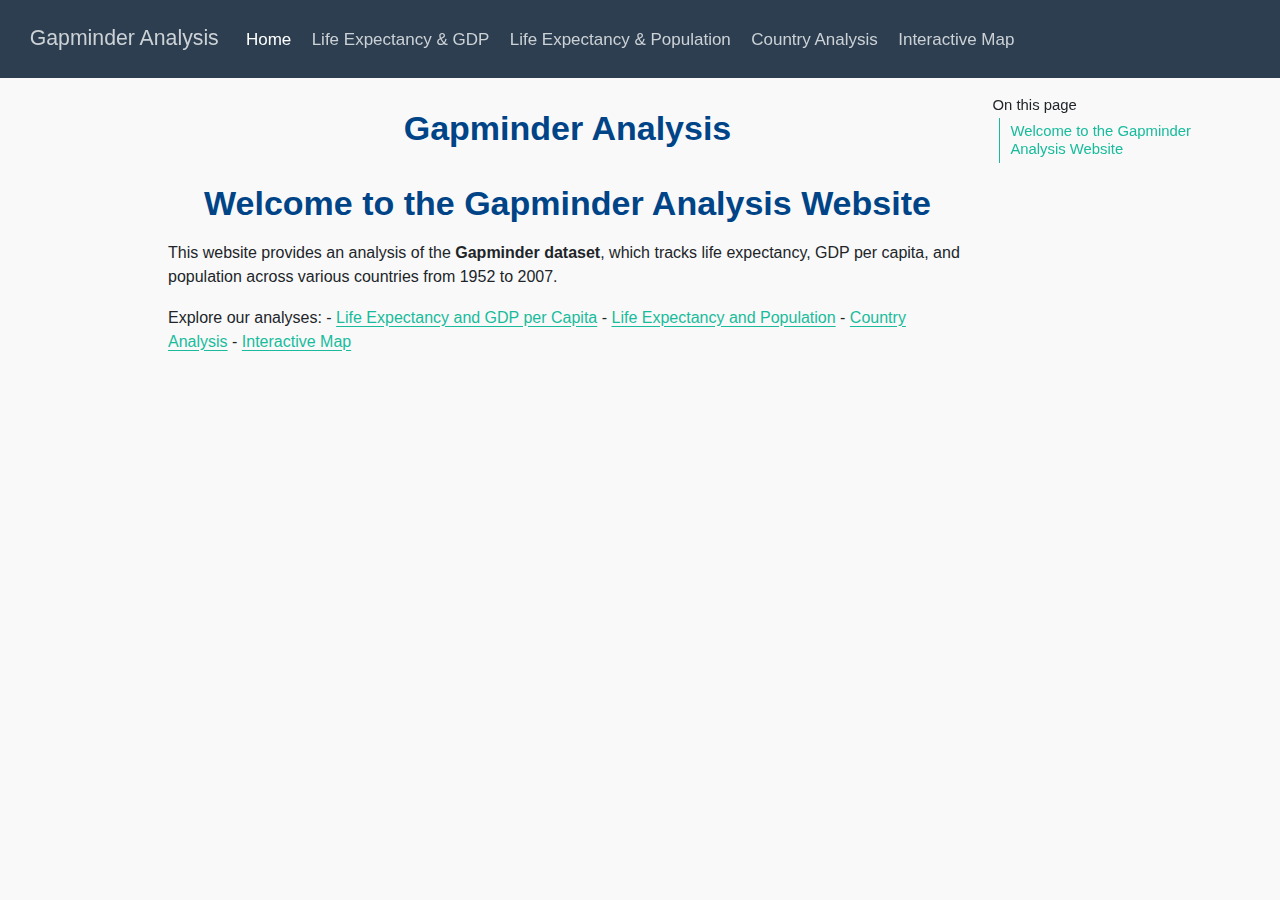
<file: docs/index.html>
<!DOCTYPE html>
<html xmlns="http://www.w3.org/1999/xhtml" lang="en" xml:lang="en"><head>

<meta charset="utf-8">
<meta name="generator" content="quarto-1.6.42">

<meta name="viewport" content="width=device-width, initial-scale=1.0, user-scalable=yes">


<title>Gapminder Analysis</title>
<style>
code{white-space: pre-wrap;}
span.smallcaps{font-variant: small-caps;}
div.columns{display: flex; gap: min(4vw, 1.5em);}
div.column{flex: auto; overflow-x: auto;}
div.hanging-indent{margin-left: 1.5em; text-indent: -1.5em;}
ul.task-list{list-style: none;}
ul.task-list li input[type="checkbox"] {
  width: 0.8em;
  margin: 0 0.8em 0.2em -1em; /* quarto-specific, see https://github.com/quarto-dev/quarto-cli/issues/4556 */ 
  vertical-align: middle;
}
</style>


<script src="site_libs/quarto-nav/quarto-nav.js"></script>
<script src="site_libs/quarto-nav/headroom.min.js"></script>
<script src="site_libs/clipboard/clipboard.min.js"></script>
<script src="site_libs/quarto-html/quarto.js"></script>
<script src="site_libs/quarto-html/popper.min.js"></script>
<script src="site_libs/quarto-html/tippy.umd.min.js"></script>
<script src="site_libs/quarto-html/anchor.min.js"></script>
<link href="site_libs/quarto-html/tippy.css" rel="stylesheet">
<link href="site_libs/quarto-html/quarto-syntax-highlighting-2f5df379a58b258e96c21c0638c20c03.css" rel="stylesheet" id="quarto-text-highlighting-styles">
<script src="site_libs/bootstrap/bootstrap.min.js"></script>
<link href="site_libs/bootstrap/bootstrap-icons.css" rel="stylesheet">
<link href="site_libs/bootstrap/bootstrap-d1b12f2568ecbe55642fee6aa00bd082.min.css" rel="stylesheet" append-hash="true" id="quarto-bootstrap" data-mode="light">
<script id="quarto-search-options" type="application/json">{
  "language": {
    "search-no-results-text": "No results",
    "search-matching-documents-text": "matching documents",
    "search-copy-link-title": "Copy link to search",
    "search-hide-matches-text": "Hide additional matches",
    "search-more-match-text": "more match in this document",
    "search-more-matches-text": "more matches in this document",
    "search-clear-button-title": "Clear",
    "search-text-placeholder": "",
    "search-detached-cancel-button-title": "Cancel",
    "search-submit-button-title": "Submit",
    "search-label": "Search"
  }
}</script>


<link rel="stylesheet" href="styles.css">
</head>

<body class="nav-fixed">

<div id="quarto-search-results"></div>
  <header id="quarto-header" class="headroom fixed-top">
    <nav class="navbar navbar-expand-lg " data-bs-theme="dark">
      <div class="navbar-container container-fluid">
      <div class="navbar-brand-container mx-auto">
    <a class="navbar-brand" href="./index.html">
    <span class="navbar-title">Gapminder Analysis</span>
    </a>
  </div>
          <button class="navbar-toggler" type="button" data-bs-toggle="collapse" data-bs-target="#navbarCollapse" aria-controls="navbarCollapse" role="menu" aria-expanded="false" aria-label="Toggle navigation" onclick="if (window.quartoToggleHeadroom) { window.quartoToggleHeadroom(); }">
  <span class="navbar-toggler-icon"></span>
</button>
          <div class="collapse navbar-collapse" id="navbarCollapse">
            <ul class="navbar-nav navbar-nav-scroll me-auto">
  <li class="nav-item">
    <a class="nav-link active" href="./index.html" aria-current="page"> 
<span class="menu-text">Home</span></a>
  </li>  
  <li class="nav-item">
    <a class="nav-link" href="./life-gdp.html"> 
<span class="menu-text">Life Expectancy &amp; GDP</span></a>
  </li>  
  <li class="nav-item">
    <a class="nav-link" href="./life-population.html"> 
<span class="menu-text">Life Expectancy &amp; Population</span></a>
  </li>  
  <li class="nav-item">
    <a class="nav-link" href="./country.html"> 
<span class="menu-text">Country Analysis</span></a>
  </li>  
  <li class="nav-item">
    <a class="nav-link" href="./interactive-map.html"> 
<span class="menu-text">Interactive Map</span></a>
  </li>  
</ul>
          </div> <!-- /navcollapse -->
            <div class="quarto-navbar-tools">
</div>
      </div> <!-- /container-fluid -->
    </nav>
</header>
<!-- content -->
<div id="quarto-content" class="quarto-container page-columns page-rows-contents page-layout-article page-navbar">
<!-- sidebar -->
<!-- margin-sidebar -->
    <div id="quarto-margin-sidebar" class="sidebar margin-sidebar">
        <nav id="TOC" role="doc-toc" class="toc-active">
    <h2 id="toc-title">On this page</h2>
   
  <ul>
  <li><a href="#welcome-to-the-gapminder-analysis-website" id="toc-welcome-to-the-gapminder-analysis-website" class="nav-link active" data-scroll-target="#welcome-to-the-gapminder-analysis-website">Welcome to the Gapminder Analysis Website</a></li>
  </ul>
</nav>
    </div>
<!-- main -->
<main class="content" id="quarto-document-content">

<header id="title-block-header" class="quarto-title-block default">
<div class="quarto-title">
<h1 class="title">Gapminder Analysis</h1>
</div>



<div class="quarto-title-meta">

    
  
    
  </div>
  


</header>


<section id="welcome-to-the-gapminder-analysis-website" class="level1">
<h1>Welcome to the Gapminder Analysis Website</h1>
<p>This website provides an analysis of the <strong>Gapminder dataset</strong>, which tracks life expectancy, GDP per capita, and population across various countries from 1952 to 2007.</p>
<p>Explore our analyses: - <a href="./life-gdp.html">Life Expectancy and GDP per Capita</a> - <a href="./life-population.html">Life Expectancy and Population</a> - <a href="./country.html">Country Analysis</a> - <a href="./interactive-map.html">Interactive Map</a></p>


</section>

</main> <!-- /main -->
<script id="quarto-html-after-body" type="application/javascript">
window.document.addEventListener("DOMContentLoaded", function (event) {
  const toggleBodyColorMode = (bsSheetEl) => {
    const mode = bsSheetEl.getAttribute("data-mode");
    const bodyEl = window.document.querySelector("body");
    if (mode === "dark") {
      bodyEl.classList.add("quarto-dark");
      bodyEl.classList.remove("quarto-light");
    } else {
      bodyEl.classList.add("quarto-light");
      bodyEl.classList.remove("quarto-dark");
    }
  }
  const toggleBodyColorPrimary = () => {
    const bsSheetEl = window.document.querySelector("link#quarto-bootstrap");
    if (bsSheetEl) {
      toggleBodyColorMode(bsSheetEl);
    }
  }
  toggleBodyColorPrimary();  
  const icon = "";
  const anchorJS = new window.AnchorJS();
  anchorJS.options = {
    placement: 'right',
    icon: icon
  };
  anchorJS.add('.anchored');
  const isCodeAnnotation = (el) => {
    for (const clz of el.classList) {
      if (clz.startsWith('code-annotation-')) {                     
        return true;
      }
    }
    return false;
  }
  const onCopySuccess = function(e) {
    // button target
    const button = e.trigger;
    // don't keep focus
    button.blur();
    // flash "checked"
    button.classList.add('code-copy-button-checked');
    var currentTitle = button.getAttribute("title");
    button.setAttribute("title", "Copied!");
    let tooltip;
    if (window.bootstrap) {
      button.setAttribute("data-bs-toggle", "tooltip");
      button.setAttribute("data-bs-placement", "left");
      button.setAttribute("data-bs-title", "Copied!");
      tooltip = new bootstrap.Tooltip(button, 
        { trigger: "manual", 
          customClass: "code-copy-button-tooltip",
          offset: [0, -8]});
      tooltip.show();    
    }
    setTimeout(function() {
      if (tooltip) {
        tooltip.hide();
        button.removeAttribute("data-bs-title");
        button.removeAttribute("data-bs-toggle");
        button.removeAttribute("data-bs-placement");
      }
      button.setAttribute("title", currentTitle);
      button.classList.remove('code-copy-button-checked');
    }, 1000);
    // clear code selection
    e.clearSelection();
  }
  const getTextToCopy = function(trigger) {
      const codeEl = trigger.previousElementSibling.cloneNode(true);
      for (const childEl of codeEl.children) {
        if (isCodeAnnotation(childEl)) {
          childEl.remove();
        }
      }
      return codeEl.innerText;
  }
  const clipboard = new window.ClipboardJS('.code-copy-button:not([data-in-quarto-modal])', {
    text: getTextToCopy
  });
  clipboard.on('success', onCopySuccess);
  if (window.document.getElementById('quarto-embedded-source-code-modal')) {
    const clipboardModal = new window.ClipboardJS('.code-copy-button[data-in-quarto-modal]', {
      text: getTextToCopy,
      container: window.document.getElementById('quarto-embedded-source-code-modal')
    });
    clipboardModal.on('success', onCopySuccess);
  }
    var localhostRegex = new RegExp(/^(?:http|https):\/\/localhost\:?[0-9]*\//);
    var mailtoRegex = new RegExp(/^mailto:/);
      var filterRegex = new RegExp('/' + window.location.host + '/');
    var isInternal = (href) => {
        return filterRegex.test(href) || localhostRegex.test(href) || mailtoRegex.test(href);
    }
    // Inspect non-navigation links and adorn them if external
 	var links = window.document.querySelectorAll('a[href]:not(.nav-link):not(.navbar-brand):not(.toc-action):not(.sidebar-link):not(.sidebar-item-toggle):not(.pagination-link):not(.no-external):not([aria-hidden]):not(.dropdown-item):not(.quarto-navigation-tool):not(.about-link)');
    for (var i=0; i<links.length; i++) {
      const link = links[i];
      if (!isInternal(link.href)) {
        // undo the damage that might have been done by quarto-nav.js in the case of
        // links that we want to consider external
        if (link.dataset.originalHref !== undefined) {
          link.href = link.dataset.originalHref;
        }
      }
    }
  function tippyHover(el, contentFn, onTriggerFn, onUntriggerFn) {
    const config = {
      allowHTML: true,
      maxWidth: 500,
      delay: 100,
      arrow: false,
      appendTo: function(el) {
          return el.parentElement;
      },
      interactive: true,
      interactiveBorder: 10,
      theme: 'quarto',
      placement: 'bottom-start',
    };
    if (contentFn) {
      config.content = contentFn;
    }
    if (onTriggerFn) {
      config.onTrigger = onTriggerFn;
    }
    if (onUntriggerFn) {
      config.onUntrigger = onUntriggerFn;
    }
    window.tippy(el, config); 
  }
  const noterefs = window.document.querySelectorAll('a[role="doc-noteref"]');
  for (var i=0; i<noterefs.length; i++) {
    const ref = noterefs[i];
    tippyHover(ref, function() {
      // use id or data attribute instead here
      let href = ref.getAttribute('data-footnote-href') || ref.getAttribute('href');
      try { href = new URL(href).hash; } catch {}
      const id = href.replace(/^#\/?/, "");
      const note = window.document.getElementById(id);
      if (note) {
        return note.innerHTML;
      } else {
        return "";
      }
    });
  }
  const xrefs = window.document.querySelectorAll('a.quarto-xref');
  const processXRef = (id, note) => {
    // Strip column container classes
    const stripColumnClz = (el) => {
      el.classList.remove("page-full", "page-columns");
      if (el.children) {
        for (const child of el.children) {
          stripColumnClz(child);
        }
      }
    }
    stripColumnClz(note)
    if (id === null || id.startsWith('sec-')) {
      // Special case sections, only their first couple elements
      const container = document.createElement("div");
      if (note.children && note.children.length > 2) {
        container.appendChild(note.children[0].cloneNode(true));
        for (let i = 1; i < note.children.length; i++) {
          const child = note.children[i];
          if (child.tagName === "P" && child.innerText === "") {
            continue;
          } else {
            container.appendChild(child.cloneNode(true));
            break;
          }
        }
        if (window.Quarto?.typesetMath) {
          window.Quarto.typesetMath(container);
        }
        return container.innerHTML
      } else {
        if (window.Quarto?.typesetMath) {
          window.Quarto.typesetMath(note);
        }
        return note.innerHTML;
      }
    } else {
      // Remove any anchor links if they are present
      const anchorLink = note.querySelector('a.anchorjs-link');
      if (anchorLink) {
        anchorLink.remove();
      }
      if (window.Quarto?.typesetMath) {
        window.Quarto.typesetMath(note);
      }
      if (note.classList.contains("callout")) {
        return note.outerHTML;
      } else {
        return note.innerHTML;
      }
    }
  }
  for (var i=0; i<xrefs.length; i++) {
    const xref = xrefs[i];
    tippyHover(xref, undefined, function(instance) {
      instance.disable();
      let url = xref.getAttribute('href');
      let hash = undefined; 
      if (url.startsWith('#')) {
        hash = url;
      } else {
        try { hash = new URL(url).hash; } catch {}
      }
      if (hash) {
        const id = hash.replace(/^#\/?/, "");
        const note = window.document.getElementById(id);
        if (note !== null) {
          try {
            const html = processXRef(id, note.cloneNode(true));
            instance.setContent(html);
          } finally {
            instance.enable();
            instance.show();
          }
        } else {
          // See if we can fetch this
          fetch(url.split('#')[0])
          .then(res => res.text())
          .then(html => {
            const parser = new DOMParser();
            const htmlDoc = parser.parseFromString(html, "text/html");
            const note = htmlDoc.getElementById(id);
            if (note !== null) {
              const html = processXRef(id, note);
              instance.setContent(html);
            } 
          }).finally(() => {
            instance.enable();
            instance.show();
          });
        }
      } else {
        // See if we can fetch a full url (with no hash to target)
        // This is a special case and we should probably do some content thinning / targeting
        fetch(url)
        .then(res => res.text())
        .then(html => {
          const parser = new DOMParser();
          const htmlDoc = parser.parseFromString(html, "text/html");
          const note = htmlDoc.querySelector('main.content');
          if (note !== null) {
            // This should only happen for chapter cross references
            // (since there is no id in the URL)
            // remove the first header
            if (note.children.length > 0 && note.children[0].tagName === "HEADER") {
              note.children[0].remove();
            }
            const html = processXRef(null, note);
            instance.setContent(html);
          } 
        }).finally(() => {
          instance.enable();
          instance.show();
        });
      }
    }, function(instance) {
    });
  }
      let selectedAnnoteEl;
      const selectorForAnnotation = ( cell, annotation) => {
        let cellAttr = 'data-code-cell="' + cell + '"';
        let lineAttr = 'data-code-annotation="' +  annotation + '"';
        const selector = 'span[' + cellAttr + '][' + lineAttr + ']';
        return selector;
      }
      const selectCodeLines = (annoteEl) => {
        const doc = window.document;
        const targetCell = annoteEl.getAttribute("data-target-cell");
        const targetAnnotation = annoteEl.getAttribute("data-target-annotation");
        const annoteSpan = window.document.querySelector(selectorForAnnotation(targetCell, targetAnnotation));
        const lines = annoteSpan.getAttribute("data-code-lines").split(",");
        const lineIds = lines.map((line) => {
          return targetCell + "-" + line;
        })
        let top = null;
        let height = null;
        let parent = null;
        if (lineIds.length > 0) {
            //compute the position of the single el (top and bottom and make a div)
            const el = window.document.getElementById(lineIds[0]);
            top = el.offsetTop;
            height = el.offsetHeight;
            parent = el.parentElement.parentElement;
          if (lineIds.length > 1) {
            const lastEl = window.document.getElementById(lineIds[lineIds.length - 1]);
            const bottom = lastEl.offsetTop + lastEl.offsetHeight;
            height = bottom - top;
          }
          if (top !== null && height !== null && parent !== null) {
            // cook up a div (if necessary) and position it 
            let div = window.document.getElementById("code-annotation-line-highlight");
            if (div === null) {
              div = window.document.createElement("div");
              div.setAttribute("id", "code-annotation-line-highlight");
              div.style.position = 'absolute';
              parent.appendChild(div);
            }
            div.style.top = top - 2 + "px";
            div.style.height = height + 4 + "px";
            div.style.left = 0;
            let gutterDiv = window.document.getElementById("code-annotation-line-highlight-gutter");
            if (gutterDiv === null) {
              gutterDiv = window.document.createElement("div");
              gutterDiv.setAttribute("id", "code-annotation-line-highlight-gutter");
              gutterDiv.style.position = 'absolute';
              const codeCell = window.document.getElementById(targetCell);
              const gutter = codeCell.querySelector('.code-annotation-gutter');
              gutter.appendChild(gutterDiv);
            }
            gutterDiv.style.top = top - 2 + "px";
            gutterDiv.style.height = height + 4 + "px";
          }
          selectedAnnoteEl = annoteEl;
        }
      };
      const unselectCodeLines = () => {
        const elementsIds = ["code-annotation-line-highlight", "code-annotation-line-highlight-gutter"];
        elementsIds.forEach((elId) => {
          const div = window.document.getElementById(elId);
          if (div) {
            div.remove();
          }
        });
        selectedAnnoteEl = undefined;
      };
        // Handle positioning of the toggle
    window.addEventListener(
      "resize",
      throttle(() => {
        elRect = undefined;
        if (selectedAnnoteEl) {
          selectCodeLines(selectedAnnoteEl);
        }
      }, 10)
    );
    function throttle(fn, ms) {
    let throttle = false;
    let timer;
      return (...args) => {
        if(!throttle) { // first call gets through
            fn.apply(this, args);
            throttle = true;
        } else { // all the others get throttled
            if(timer) clearTimeout(timer); // cancel #2
            timer = setTimeout(() => {
              fn.apply(this, args);
              timer = throttle = false;
            }, ms);
        }
      };
    }
      // Attach click handler to the DT
      const annoteDls = window.document.querySelectorAll('dt[data-target-cell]');
      for (const annoteDlNode of annoteDls) {
        annoteDlNode.addEventListener('click', (event) => {
          const clickedEl = event.target;
          if (clickedEl !== selectedAnnoteEl) {
            unselectCodeLines();
            const activeEl = window.document.querySelector('dt[data-target-cell].code-annotation-active');
            if (activeEl) {
              activeEl.classList.remove('code-annotation-active');
            }
            selectCodeLines(clickedEl);
            clickedEl.classList.add('code-annotation-active');
          } else {
            // Unselect the line
            unselectCodeLines();
            clickedEl.classList.remove('code-annotation-active');
          }
        });
      }
  const findCites = (el) => {
    const parentEl = el.parentElement;
    if (parentEl) {
      const cites = parentEl.dataset.cites;
      if (cites) {
        return {
          el,
          cites: cites.split(' ')
        };
      } else {
        return findCites(el.parentElement)
      }
    } else {
      return undefined;
    }
  };
  var bibliorefs = window.document.querySelectorAll('a[role="doc-biblioref"]');
  for (var i=0; i<bibliorefs.length; i++) {
    const ref = bibliorefs[i];
    const citeInfo = findCites(ref);
    if (citeInfo) {
      tippyHover(citeInfo.el, function() {
        var popup = window.document.createElement('div');
        citeInfo.cites.forEach(function(cite) {
          var citeDiv = window.document.createElement('div');
          citeDiv.classList.add('hanging-indent');
          citeDiv.classList.add('csl-entry');
          var biblioDiv = window.document.getElementById('ref-' + cite);
          if (biblioDiv) {
            citeDiv.innerHTML = biblioDiv.innerHTML;
          }
          popup.appendChild(citeDiv);
        });
        return popup.innerHTML;
      });
    }
  }
});
</script>
</div> <!-- /content -->




</body></html>
</file>
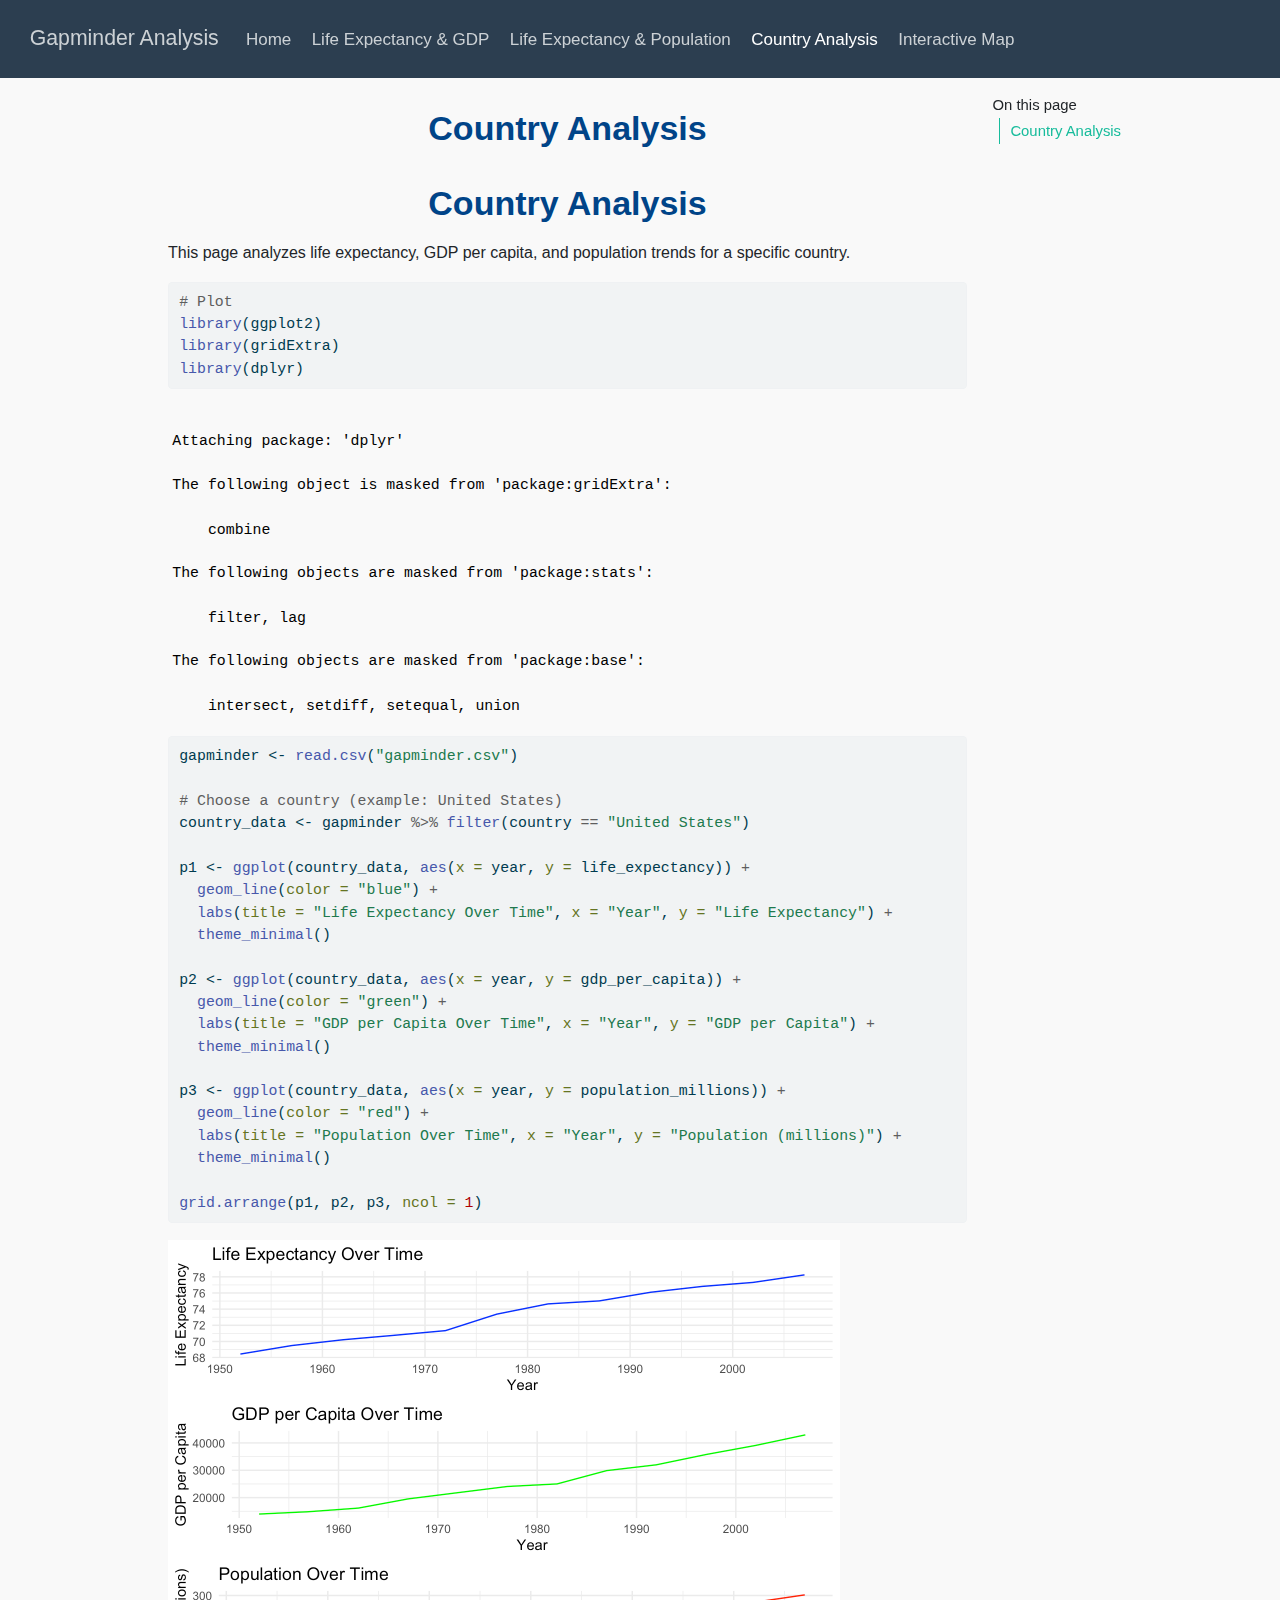
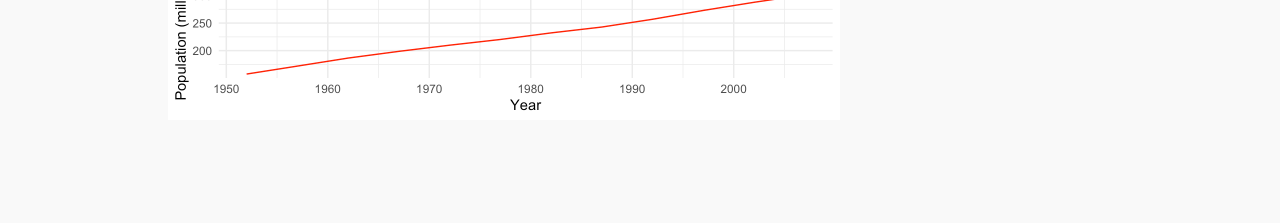
<file: docs/country.html>
<!DOCTYPE html>
<html xmlns="http://www.w3.org/1999/xhtml" lang="en" xml:lang="en"><head>

<meta charset="utf-8">
<meta name="generator" content="quarto-1.6.42">

<meta name="viewport" content="width=device-width, initial-scale=1.0, user-scalable=yes">


<title>Country Analysis – Gapminder Analysis</title>
<style>
code{white-space: pre-wrap;}
span.smallcaps{font-variant: small-caps;}
div.columns{display: flex; gap: min(4vw, 1.5em);}
div.column{flex: auto; overflow-x: auto;}
div.hanging-indent{margin-left: 1.5em; text-indent: -1.5em;}
ul.task-list{list-style: none;}
ul.task-list li input[type="checkbox"] {
  width: 0.8em;
  margin: 0 0.8em 0.2em -1em; /* quarto-specific, see https://github.com/quarto-dev/quarto-cli/issues/4556 */ 
  vertical-align: middle;
}
/* CSS for syntax highlighting */
pre > code.sourceCode { white-space: pre; position: relative; }
pre > code.sourceCode > span { line-height: 1.25; }
pre > code.sourceCode > span:empty { height: 1.2em; }
.sourceCode { overflow: visible; }
code.sourceCode > span { color: inherit; text-decoration: inherit; }
div.sourceCode { margin: 1em 0; }
pre.sourceCode { margin: 0; }
@media screen {
div.sourceCode { overflow: auto; }
}
@media print {
pre > code.sourceCode { white-space: pre-wrap; }
pre > code.sourceCode > span { display: inline-block; text-indent: -5em; padding-left: 5em; }
}
pre.numberSource code
  { counter-reset: source-line 0; }
pre.numberSource code > span
  { position: relative; left: -4em; counter-increment: source-line; }
pre.numberSource code > span > a:first-child::before
  { content: counter(source-line);
    position: relative; left: -1em; text-align: right; vertical-align: baseline;
    border: none; display: inline-block;
    -webkit-touch-callout: none; -webkit-user-select: none;
    -khtml-user-select: none; -moz-user-select: none;
    -ms-user-select: none; user-select: none;
    padding: 0 4px; width: 4em;
  }
pre.numberSource { margin-left: 3em;  padding-left: 4px; }
div.sourceCode
  {   }
@media screen {
pre > code.sourceCode > span > a:first-child::before { text-decoration: underline; }
}
</style>


<script src="site_libs/quarto-nav/quarto-nav.js"></script>
<script src="site_libs/quarto-nav/headroom.min.js"></script>
<script src="site_libs/clipboard/clipboard.min.js"></script>
<script src="site_libs/quarto-html/quarto.js"></script>
<script src="site_libs/quarto-html/popper.min.js"></script>
<script src="site_libs/quarto-html/tippy.umd.min.js"></script>
<script src="site_libs/quarto-html/anchor.min.js"></script>
<link href="site_libs/quarto-html/tippy.css" rel="stylesheet">
<link href="site_libs/quarto-html/quarto-syntax-highlighting-2f5df379a58b258e96c21c0638c20c03.css" rel="stylesheet" id="quarto-text-highlighting-styles">
<script src="site_libs/bootstrap/bootstrap.min.js"></script>
<link href="site_libs/bootstrap/bootstrap-icons.css" rel="stylesheet">
<link href="site_libs/bootstrap/bootstrap-d1b12f2568ecbe55642fee6aa00bd082.min.css" rel="stylesheet" append-hash="true" id="quarto-bootstrap" data-mode="light">
<script id="quarto-search-options" type="application/json">{
  "language": {
    "search-no-results-text": "No results",
    "search-matching-documents-text": "matching documents",
    "search-copy-link-title": "Copy link to search",
    "search-hide-matches-text": "Hide additional matches",
    "search-more-match-text": "more match in this document",
    "search-more-matches-text": "more matches in this document",
    "search-clear-button-title": "Clear",
    "search-text-placeholder": "",
    "search-detached-cancel-button-title": "Cancel",
    "search-submit-button-title": "Submit",
    "search-label": "Search"
  }
}</script>


<link rel="stylesheet" href="styles.css">
</head>

<body class="nav-fixed">

<div id="quarto-search-results"></div>
  <header id="quarto-header" class="headroom fixed-top">
    <nav class="navbar navbar-expand-lg " data-bs-theme="dark">
      <div class="navbar-container container-fluid">
      <div class="navbar-brand-container mx-auto">
    <a class="navbar-brand" href="./index.html">
    <span class="navbar-title">Gapminder Analysis</span>
    </a>
  </div>
          <button class="navbar-toggler" type="button" data-bs-toggle="collapse" data-bs-target="#navbarCollapse" aria-controls="navbarCollapse" role="menu" aria-expanded="false" aria-label="Toggle navigation" onclick="if (window.quartoToggleHeadroom) { window.quartoToggleHeadroom(); }">
  <span class="navbar-toggler-icon"></span>
</button>
          <div class="collapse navbar-collapse" id="navbarCollapse">
            <ul class="navbar-nav navbar-nav-scroll me-auto">
  <li class="nav-item">
    <a class="nav-link" href="./index.html"> 
<span class="menu-text">Home</span></a>
  </li>  
  <li class="nav-item">
    <a class="nav-link" href="./life-gdp.html"> 
<span class="menu-text">Life Expectancy &amp; GDP</span></a>
  </li>  
  <li class="nav-item">
    <a class="nav-link" href="./life-population.html"> 
<span class="menu-text">Life Expectancy &amp; Population</span></a>
  </li>  
  <li class="nav-item">
    <a class="nav-link active" href="./country.html" aria-current="page"> 
<span class="menu-text">Country Analysis</span></a>
  </li>  
  <li class="nav-item">
    <a class="nav-link" href="./interactive-map.html"> 
<span class="menu-text">Interactive Map</span></a>
  </li>  
</ul>
          </div> <!-- /navcollapse -->
            <div class="quarto-navbar-tools">
</div>
      </div> <!-- /container-fluid -->
    </nav>
</header>
<!-- content -->
<div id="quarto-content" class="quarto-container page-columns page-rows-contents page-layout-article page-navbar">
<!-- sidebar -->
<!-- margin-sidebar -->
    <div id="quarto-margin-sidebar" class="sidebar margin-sidebar">
        <nav id="TOC" role="doc-toc" class="toc-active">
    <h2 id="toc-title">On this page</h2>
   
  <ul>
  <li><a href="#country-analysis" id="toc-country-analysis" class="nav-link active" data-scroll-target="#country-analysis">Country Analysis</a></li>
  </ul>
</nav>
    </div>
<!-- main -->
<main class="content" id="quarto-document-content">

<header id="title-block-header" class="quarto-title-block default">
<div class="quarto-title">
<h1 class="title">Country Analysis</h1>
</div>



<div class="quarto-title-meta">

    
  
    
  </div>
  


</header>


<section id="country-analysis" class="level1">
<h1>Country Analysis</h1>
<p>This page analyzes life expectancy, GDP per capita, and population trends for a specific country.</p>
<div class="cell">
<div class="sourceCode cell-code" id="cb1"><pre class="sourceCode r code-with-copy"><code class="sourceCode r"><span id="cb1-1"><a href="#cb1-1" aria-hidden="true" tabindex="-1"></a><span class="co"># Plot</span></span>
<span id="cb1-2"><a href="#cb1-2" aria-hidden="true" tabindex="-1"></a><span class="fu">library</span>(ggplot2)</span>
<span id="cb1-3"><a href="#cb1-3" aria-hidden="true" tabindex="-1"></a><span class="fu">library</span>(gridExtra)</span>
<span id="cb1-4"><a href="#cb1-4" aria-hidden="true" tabindex="-1"></a><span class="fu">library</span>(dplyr)</span></code><button title="Copy to Clipboard" class="code-copy-button"><i class="bi"></i></button></pre></div>
<div class="cell-output cell-output-stderr">
<pre><code>
Attaching package: 'dplyr'</code></pre>
</div>
<div class="cell-output cell-output-stderr">
<pre><code>The following object is masked from 'package:gridExtra':

    combine</code></pre>
</div>
<div class="cell-output cell-output-stderr">
<pre><code>The following objects are masked from 'package:stats':

    filter, lag</code></pre>
</div>
<div class="cell-output cell-output-stderr">
<pre><code>The following objects are masked from 'package:base':

    intersect, setdiff, setequal, union</code></pre>
</div>
<div class="sourceCode cell-code" id="cb6"><pre class="sourceCode r code-with-copy"><code class="sourceCode r"><span id="cb6-1"><a href="#cb6-1" aria-hidden="true" tabindex="-1"></a>gapminder <span class="ot">&lt;-</span> <span class="fu">read.csv</span>(<span class="st">"gapminder.csv"</span>)</span>
<span id="cb6-2"><a href="#cb6-2" aria-hidden="true" tabindex="-1"></a></span>
<span id="cb6-3"><a href="#cb6-3" aria-hidden="true" tabindex="-1"></a><span class="co"># Choose a country (example: United States)</span></span>
<span id="cb6-4"><a href="#cb6-4" aria-hidden="true" tabindex="-1"></a>country_data <span class="ot">&lt;-</span> gapminder <span class="sc">%&gt;%</span> <span class="fu">filter</span>(country <span class="sc">==</span> <span class="st">"United States"</span>)</span>
<span id="cb6-5"><a href="#cb6-5" aria-hidden="true" tabindex="-1"></a></span>
<span id="cb6-6"><a href="#cb6-6" aria-hidden="true" tabindex="-1"></a>p1 <span class="ot">&lt;-</span> <span class="fu">ggplot</span>(country_data, <span class="fu">aes</span>(<span class="at">x =</span> year, <span class="at">y =</span> life_expectancy)) <span class="sc">+</span></span>
<span id="cb6-7"><a href="#cb6-7" aria-hidden="true" tabindex="-1"></a>  <span class="fu">geom_line</span>(<span class="at">color =</span> <span class="st">"blue"</span>) <span class="sc">+</span></span>
<span id="cb6-8"><a href="#cb6-8" aria-hidden="true" tabindex="-1"></a>  <span class="fu">labs</span>(<span class="at">title =</span> <span class="st">"Life Expectancy Over Time"</span>, <span class="at">x =</span> <span class="st">"Year"</span>, <span class="at">y =</span> <span class="st">"Life Expectancy"</span>) <span class="sc">+</span></span>
<span id="cb6-9"><a href="#cb6-9" aria-hidden="true" tabindex="-1"></a>  <span class="fu">theme_minimal</span>()</span>
<span id="cb6-10"><a href="#cb6-10" aria-hidden="true" tabindex="-1"></a></span>
<span id="cb6-11"><a href="#cb6-11" aria-hidden="true" tabindex="-1"></a>p2 <span class="ot">&lt;-</span> <span class="fu">ggplot</span>(country_data, <span class="fu">aes</span>(<span class="at">x =</span> year, <span class="at">y =</span> gdp_per_capita)) <span class="sc">+</span></span>
<span id="cb6-12"><a href="#cb6-12" aria-hidden="true" tabindex="-1"></a>  <span class="fu">geom_line</span>(<span class="at">color =</span> <span class="st">"green"</span>) <span class="sc">+</span></span>
<span id="cb6-13"><a href="#cb6-13" aria-hidden="true" tabindex="-1"></a>  <span class="fu">labs</span>(<span class="at">title =</span> <span class="st">"GDP per Capita Over Time"</span>, <span class="at">x =</span> <span class="st">"Year"</span>, <span class="at">y =</span> <span class="st">"GDP per Capita"</span>) <span class="sc">+</span></span>
<span id="cb6-14"><a href="#cb6-14" aria-hidden="true" tabindex="-1"></a>  <span class="fu">theme_minimal</span>()</span>
<span id="cb6-15"><a href="#cb6-15" aria-hidden="true" tabindex="-1"></a></span>
<span id="cb6-16"><a href="#cb6-16" aria-hidden="true" tabindex="-1"></a>p3 <span class="ot">&lt;-</span> <span class="fu">ggplot</span>(country_data, <span class="fu">aes</span>(<span class="at">x =</span> year, <span class="at">y =</span> population_millions)) <span class="sc">+</span></span>
<span id="cb6-17"><a href="#cb6-17" aria-hidden="true" tabindex="-1"></a>  <span class="fu">geom_line</span>(<span class="at">color =</span> <span class="st">"red"</span>) <span class="sc">+</span></span>
<span id="cb6-18"><a href="#cb6-18" aria-hidden="true" tabindex="-1"></a>  <span class="fu">labs</span>(<span class="at">title =</span> <span class="st">"Population Over Time"</span>, <span class="at">x =</span> <span class="st">"Year"</span>, <span class="at">y =</span> <span class="st">"Population (millions)"</span>) <span class="sc">+</span></span>
<span id="cb6-19"><a href="#cb6-19" aria-hidden="true" tabindex="-1"></a>  <span class="fu">theme_minimal</span>()</span>
<span id="cb6-20"><a href="#cb6-20" aria-hidden="true" tabindex="-1"></a></span>
<span id="cb6-21"><a href="#cb6-21" aria-hidden="true" tabindex="-1"></a><span class="fu">grid.arrange</span>(p1, p2, p3, <span class="at">ncol =</span> <span class="dv">1</span>)</span></code><button title="Copy to Clipboard" class="code-copy-button"><i class="bi"></i></button></pre></div>
<div class="cell-output-display">
<div>
<figure class="figure">
<p><img src="country_files/figure-html/unnamed-chunk-1-1.png" class="img-fluid figure-img" width="672"></p>
</figure>
</div>
</div>
</div>


</section>

</main> <!-- /main -->
<script id="quarto-html-after-body" type="application/javascript">
window.document.addEventListener("DOMContentLoaded", function (event) {
  const toggleBodyColorMode = (bsSheetEl) => {
    const mode = bsSheetEl.getAttribute("data-mode");
    const bodyEl = window.document.querySelector("body");
    if (mode === "dark") {
      bodyEl.classList.add("quarto-dark");
      bodyEl.classList.remove("quarto-light");
    } else {
      bodyEl.classList.add("quarto-light");
      bodyEl.classList.remove("quarto-dark");
    }
  }
  const toggleBodyColorPrimary = () => {
    const bsSheetEl = window.document.querySelector("link#quarto-bootstrap");
    if (bsSheetEl) {
      toggleBodyColorMode(bsSheetEl);
    }
  }
  toggleBodyColorPrimary();  
  const icon = "";
  const anchorJS = new window.AnchorJS();
  anchorJS.options = {
    placement: 'right',
    icon: icon
  };
  anchorJS.add('.anchored');
  const isCodeAnnotation = (el) => {
    for (const clz of el.classList) {
      if (clz.startsWith('code-annotation-')) {                     
        return true;
      }
    }
    return false;
  }
  const onCopySuccess = function(e) {
    // button target
    const button = e.trigger;
    // don't keep focus
    button.blur();
    // flash "checked"
    button.classList.add('code-copy-button-checked');
    var currentTitle = button.getAttribute("title");
    button.setAttribute("title", "Copied!");
    let tooltip;
    if (window.bootstrap) {
      button.setAttribute("data-bs-toggle", "tooltip");
      button.setAttribute("data-bs-placement", "left");
      button.setAttribute("data-bs-title", "Copied!");
      tooltip = new bootstrap.Tooltip(button, 
        { trigger: "manual", 
          customClass: "code-copy-button-tooltip",
          offset: [0, -8]});
      tooltip.show();    
    }
    setTimeout(function() {
      if (tooltip) {
        tooltip.hide();
        button.removeAttribute("data-bs-title");
        button.removeAttribute("data-bs-toggle");
        button.removeAttribute("data-bs-placement");
      }
      button.setAttribute("title", currentTitle);
      button.classList.remove('code-copy-button-checked');
    }, 1000);
    // clear code selection
    e.clearSelection();
  }
  const getTextToCopy = function(trigger) {
      const codeEl = trigger.previousElementSibling.cloneNode(true);
      for (const childEl of codeEl.children) {
        if (isCodeAnnotation(childEl)) {
          childEl.remove();
        }
      }
      return codeEl.innerText;
  }
  const clipboard = new window.ClipboardJS('.code-copy-button:not([data-in-quarto-modal])', {
    text: getTextToCopy
  });
  clipboard.on('success', onCopySuccess);
  if (window.document.getElementById('quarto-embedded-source-code-modal')) {
    const clipboardModal = new window.ClipboardJS('.code-copy-button[data-in-quarto-modal]', {
      text: getTextToCopy,
      container: window.document.getElementById('quarto-embedded-source-code-modal')
    });
    clipboardModal.on('success', onCopySuccess);
  }
    var localhostRegex = new RegExp(/^(?:http|https):\/\/localhost\:?[0-9]*\//);
    var mailtoRegex = new RegExp(/^mailto:/);
      var filterRegex = new RegExp('/' + window.location.host + '/');
    var isInternal = (href) => {
        return filterRegex.test(href) || localhostRegex.test(href) || mailtoRegex.test(href);
    }
    // Inspect non-navigation links and adorn them if external
 	var links = window.document.querySelectorAll('a[href]:not(.nav-link):not(.navbar-brand):not(.toc-action):not(.sidebar-link):not(.sidebar-item-toggle):not(.pagination-link):not(.no-external):not([aria-hidden]):not(.dropdown-item):not(.quarto-navigation-tool):not(.about-link)');
    for (var i=0; i<links.length; i++) {
      const link = links[i];
      if (!isInternal(link.href)) {
        // undo the damage that might have been done by quarto-nav.js in the case of
        // links that we want to consider external
        if (link.dataset.originalHref !== undefined) {
          link.href = link.dataset.originalHref;
        }
      }
    }
  function tippyHover(el, contentFn, onTriggerFn, onUntriggerFn) {
    const config = {
      allowHTML: true,
      maxWidth: 500,
      delay: 100,
      arrow: false,
      appendTo: function(el) {
          return el.parentElement;
      },
      interactive: true,
      interactiveBorder: 10,
      theme: 'quarto',
      placement: 'bottom-start',
    };
    if (contentFn) {
      config.content = contentFn;
    }
    if (onTriggerFn) {
      config.onTrigger = onTriggerFn;
    }
    if (onUntriggerFn) {
      config.onUntrigger = onUntriggerFn;
    }
    window.tippy(el, config); 
  }
  const noterefs = window.document.querySelectorAll('a[role="doc-noteref"]');
  for (var i=0; i<noterefs.length; i++) {
    const ref = noterefs[i];
    tippyHover(ref, function() {
      // use id or data attribute instead here
      let href = ref.getAttribute('data-footnote-href') || ref.getAttribute('href');
      try { href = new URL(href).hash; } catch {}
      const id = href.replace(/^#\/?/, "");
      const note = window.document.getElementById(id);
      if (note) {
        return note.innerHTML;
      } else {
        return "";
      }
    });
  }
  const xrefs = window.document.querySelectorAll('a.quarto-xref');
  const processXRef = (id, note) => {
    // Strip column container classes
    const stripColumnClz = (el) => {
      el.classList.remove("page-full", "page-columns");
      if (el.children) {
        for (const child of el.children) {
          stripColumnClz(child);
        }
      }
    }
    stripColumnClz(note)
    if (id === null || id.startsWith('sec-')) {
      // Special case sections, only their first couple elements
      const container = document.createElement("div");
      if (note.children && note.children.length > 2) {
        container.appendChild(note.children[0].cloneNode(true));
        for (let i = 1; i < note.children.length; i++) {
          const child = note.children[i];
          if (child.tagName === "P" && child.innerText === "") {
            continue;
          } else {
            container.appendChild(child.cloneNode(true));
            break;
          }
        }
        if (window.Quarto?.typesetMath) {
          window.Quarto.typesetMath(container);
        }
        return container.innerHTML
      } else {
        if (window.Quarto?.typesetMath) {
          window.Quarto.typesetMath(note);
        }
        return note.innerHTML;
      }
    } else {
      // Remove any anchor links if they are present
      const anchorLink = note.querySelector('a.anchorjs-link');
      if (anchorLink) {
        anchorLink.remove();
      }
      if (window.Quarto?.typesetMath) {
        window.Quarto.typesetMath(note);
      }
      if (note.classList.contains("callout")) {
        return note.outerHTML;
      } else {
        return note.innerHTML;
      }
    }
  }
  for (var i=0; i<xrefs.length; i++) {
    const xref = xrefs[i];
    tippyHover(xref, undefined, function(instance) {
      instance.disable();
      let url = xref.getAttribute('href');
      let hash = undefined; 
      if (url.startsWith('#')) {
        hash = url;
      } else {
        try { hash = new URL(url).hash; } catch {}
      }
      if (hash) {
        const id = hash.replace(/^#\/?/, "");
        const note = window.document.getElementById(id);
        if (note !== null) {
          try {
            const html = processXRef(id, note.cloneNode(true));
            instance.setContent(html);
          } finally {
            instance.enable();
            instance.show();
          }
        } else {
          // See if we can fetch this
          fetch(url.split('#')[0])
          .then(res => res.text())
          .then(html => {
            const parser = new DOMParser();
            const htmlDoc = parser.parseFromString(html, "text/html");
            const note = htmlDoc.getElementById(id);
            if (note !== null) {
              const html = processXRef(id, note);
              instance.setContent(html);
            } 
          }).finally(() => {
            instance.enable();
            instance.show();
          });
        }
      } else {
        // See if we can fetch a full url (with no hash to target)
        // This is a special case and we should probably do some content thinning / targeting
        fetch(url)
        .then(res => res.text())
        .then(html => {
          const parser = new DOMParser();
          const htmlDoc = parser.parseFromString(html, "text/html");
          const note = htmlDoc.querySelector('main.content');
          if (note !== null) {
            // This should only happen for chapter cross references
            // (since there is no id in the URL)
            // remove the first header
            if (note.children.length > 0 && note.children[0].tagName === "HEADER") {
              note.children[0].remove();
            }
            const html = processXRef(null, note);
            instance.setContent(html);
          } 
        }).finally(() => {
          instance.enable();
          instance.show();
        });
      }
    }, function(instance) {
    });
  }
      let selectedAnnoteEl;
      const selectorForAnnotation = ( cell, annotation) => {
        let cellAttr = 'data-code-cell="' + cell + '"';
        let lineAttr = 'data-code-annotation="' +  annotation + '"';
        const selector = 'span[' + cellAttr + '][' + lineAttr + ']';
        return selector;
      }
      const selectCodeLines = (annoteEl) => {
        const doc = window.document;
        const targetCell = annoteEl.getAttribute("data-target-cell");
        const targetAnnotation = annoteEl.getAttribute("data-target-annotation");
        const annoteSpan = window.document.querySelector(selectorForAnnotation(targetCell, targetAnnotation));
        const lines = annoteSpan.getAttribute("data-code-lines").split(",");
        const lineIds = lines.map((line) => {
          return targetCell + "-" + line;
        })
        let top = null;
        let height = null;
        let parent = null;
        if (lineIds.length > 0) {
            //compute the position of the single el (top and bottom and make a div)
            const el = window.document.getElementById(lineIds[0]);
            top = el.offsetTop;
            height = el.offsetHeight;
            parent = el.parentElement.parentElement;
          if (lineIds.length > 1) {
            const lastEl = window.document.getElementById(lineIds[lineIds.length - 1]);
            const bottom = lastEl.offsetTop + lastEl.offsetHeight;
            height = bottom - top;
          }
          if (top !== null && height !== null && parent !== null) {
            // cook up a div (if necessary) and position it 
            let div = window.document.getElementById("code-annotation-line-highlight");
            if (div === null) {
              div = window.document.createElement("div");
              div.setAttribute("id", "code-annotation-line-highlight");
              div.style.position = 'absolute';
              parent.appendChild(div);
            }
            div.style.top = top - 2 + "px";
            div.style.height = height + 4 + "px";
            div.style.left = 0;
            let gutterDiv = window.document.getElementById("code-annotation-line-highlight-gutter");
            if (gutterDiv === null) {
              gutterDiv = window.document.createElement("div");
              gutterDiv.setAttribute("id", "code-annotation-line-highlight-gutter");
              gutterDiv.style.position = 'absolute';
              const codeCell = window.document.getElementById(targetCell);
              const gutter = codeCell.querySelector('.code-annotation-gutter');
              gutter.appendChild(gutterDiv);
            }
            gutterDiv.style.top = top - 2 + "px";
            gutterDiv.style.height = height + 4 + "px";
          }
          selectedAnnoteEl = annoteEl;
        }
      };
      const unselectCodeLines = () => {
        const elementsIds = ["code-annotation-line-highlight", "code-annotation-line-highlight-gutter"];
        elementsIds.forEach((elId) => {
          const div = window.document.getElementById(elId);
          if (div) {
            div.remove();
          }
        });
        selectedAnnoteEl = undefined;
      };
        // Handle positioning of the toggle
    window.addEventListener(
      "resize",
      throttle(() => {
        elRect = undefined;
        if (selectedAnnoteEl) {
          selectCodeLines(selectedAnnoteEl);
        }
      }, 10)
    );
    function throttle(fn, ms) {
    let throttle = false;
    let timer;
      return (...args) => {
        if(!throttle) { // first call gets through
            fn.apply(this, args);
            throttle = true;
        } else { // all the others get throttled
            if(timer) clearTimeout(timer); // cancel #2
            timer = setTimeout(() => {
              fn.apply(this, args);
              timer = throttle = false;
            }, ms);
        }
      };
    }
      // Attach click handler to the DT
      const annoteDls = window.document.querySelectorAll('dt[data-target-cell]');
      for (const annoteDlNode of annoteDls) {
        annoteDlNode.addEventListener('click', (event) => {
          const clickedEl = event.target;
          if (clickedEl !== selectedAnnoteEl) {
            unselectCodeLines();
            const activeEl = window.document.querySelector('dt[data-target-cell].code-annotation-active');
            if (activeEl) {
              activeEl.classList.remove('code-annotation-active');
            }
            selectCodeLines(clickedEl);
            clickedEl.classList.add('code-annotation-active');
          } else {
            // Unselect the line
            unselectCodeLines();
            clickedEl.classList.remove('code-annotation-active');
          }
        });
      }
  const findCites = (el) => {
    const parentEl = el.parentElement;
    if (parentEl) {
      const cites = parentEl.dataset.cites;
      if (cites) {
        return {
          el,
          cites: cites.split(' ')
        };
      } else {
        return findCites(el.parentElement)
      }
    } else {
      return undefined;
    }
  };
  var bibliorefs = window.document.querySelectorAll('a[role="doc-biblioref"]');
  for (var i=0; i<bibliorefs.length; i++) {
    const ref = bibliorefs[i];
    const citeInfo = findCites(ref);
    if (citeInfo) {
      tippyHover(citeInfo.el, function() {
        var popup = window.document.createElement('div');
        citeInfo.cites.forEach(function(cite) {
          var citeDiv = window.document.createElement('div');
          citeDiv.classList.add('hanging-indent');
          citeDiv.classList.add('csl-entry');
          var biblioDiv = window.document.getElementById('ref-' + cite);
          if (biblioDiv) {
            citeDiv.innerHTML = biblioDiv.innerHTML;
          }
          popup.appendChild(citeDiv);
        });
        return popup.innerHTML;
      });
    }
  }
});
</script>
</div> <!-- /content -->




</body></html>
</file>
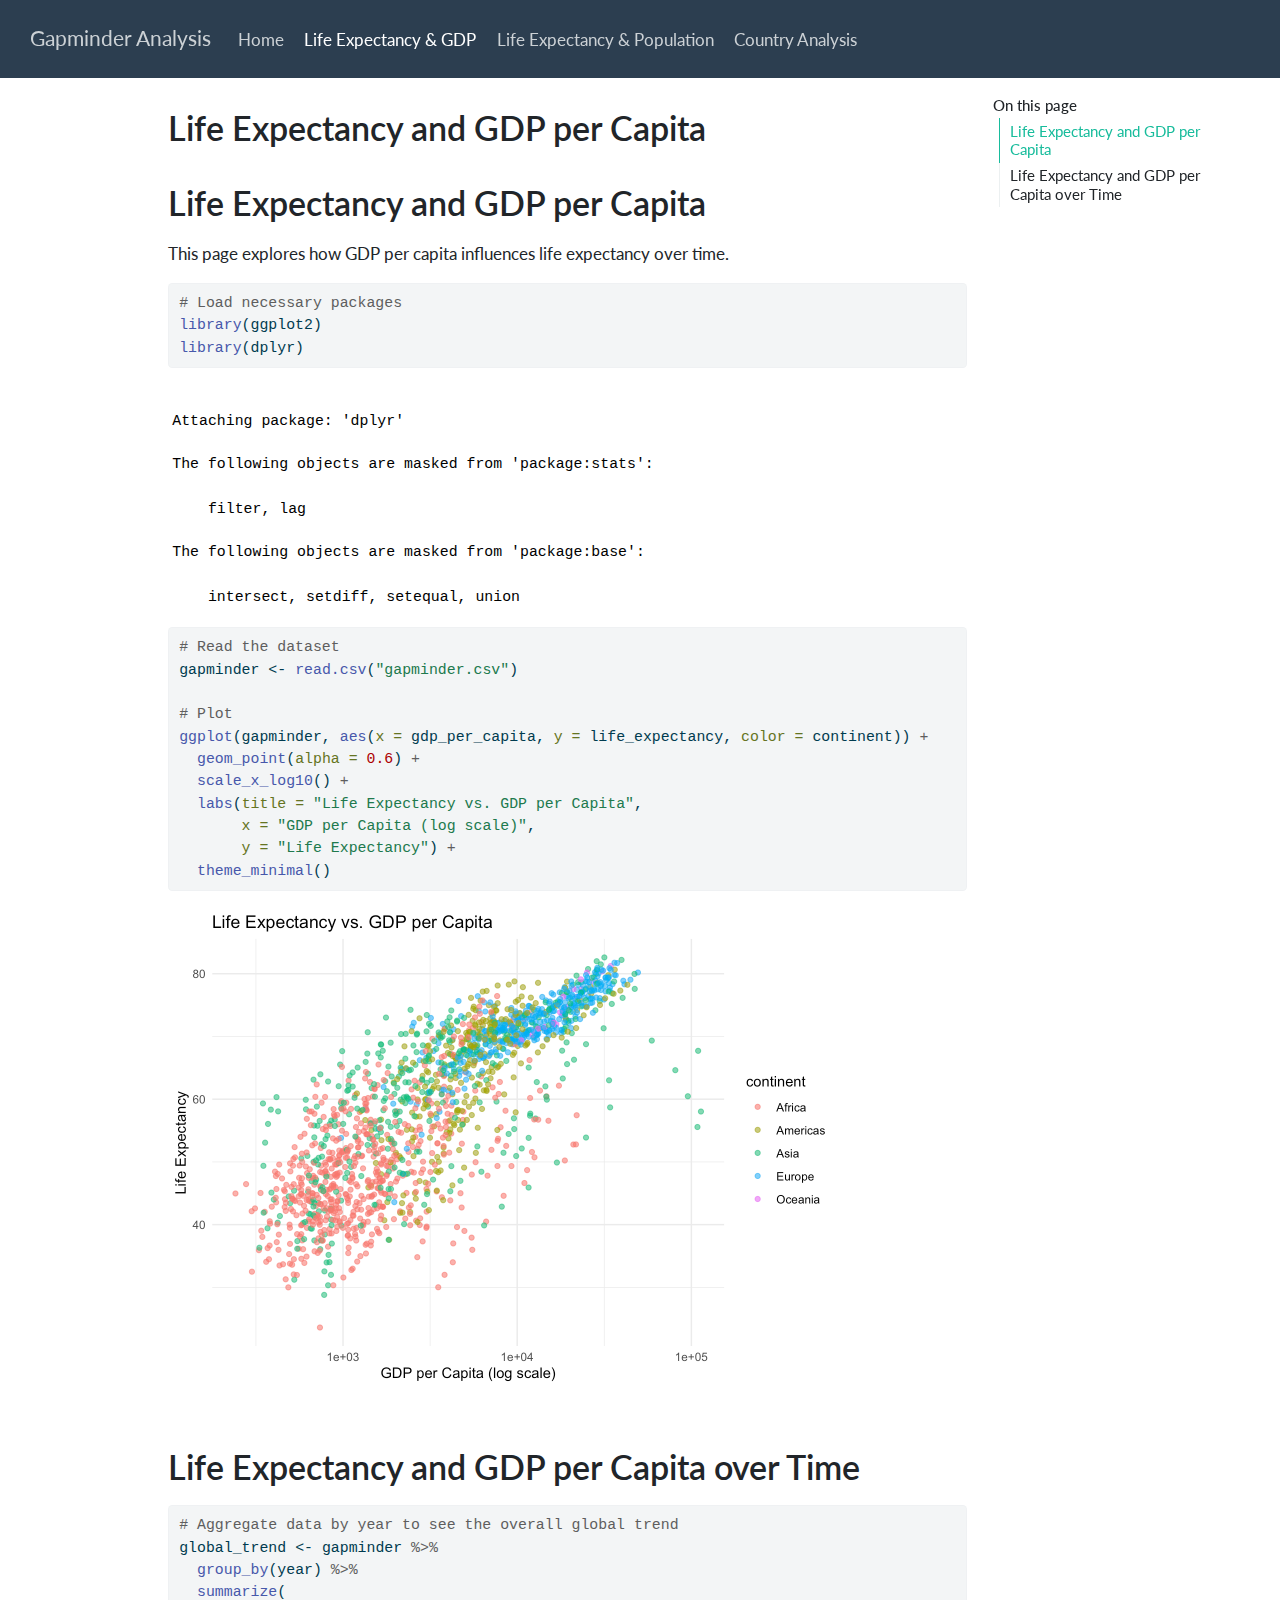
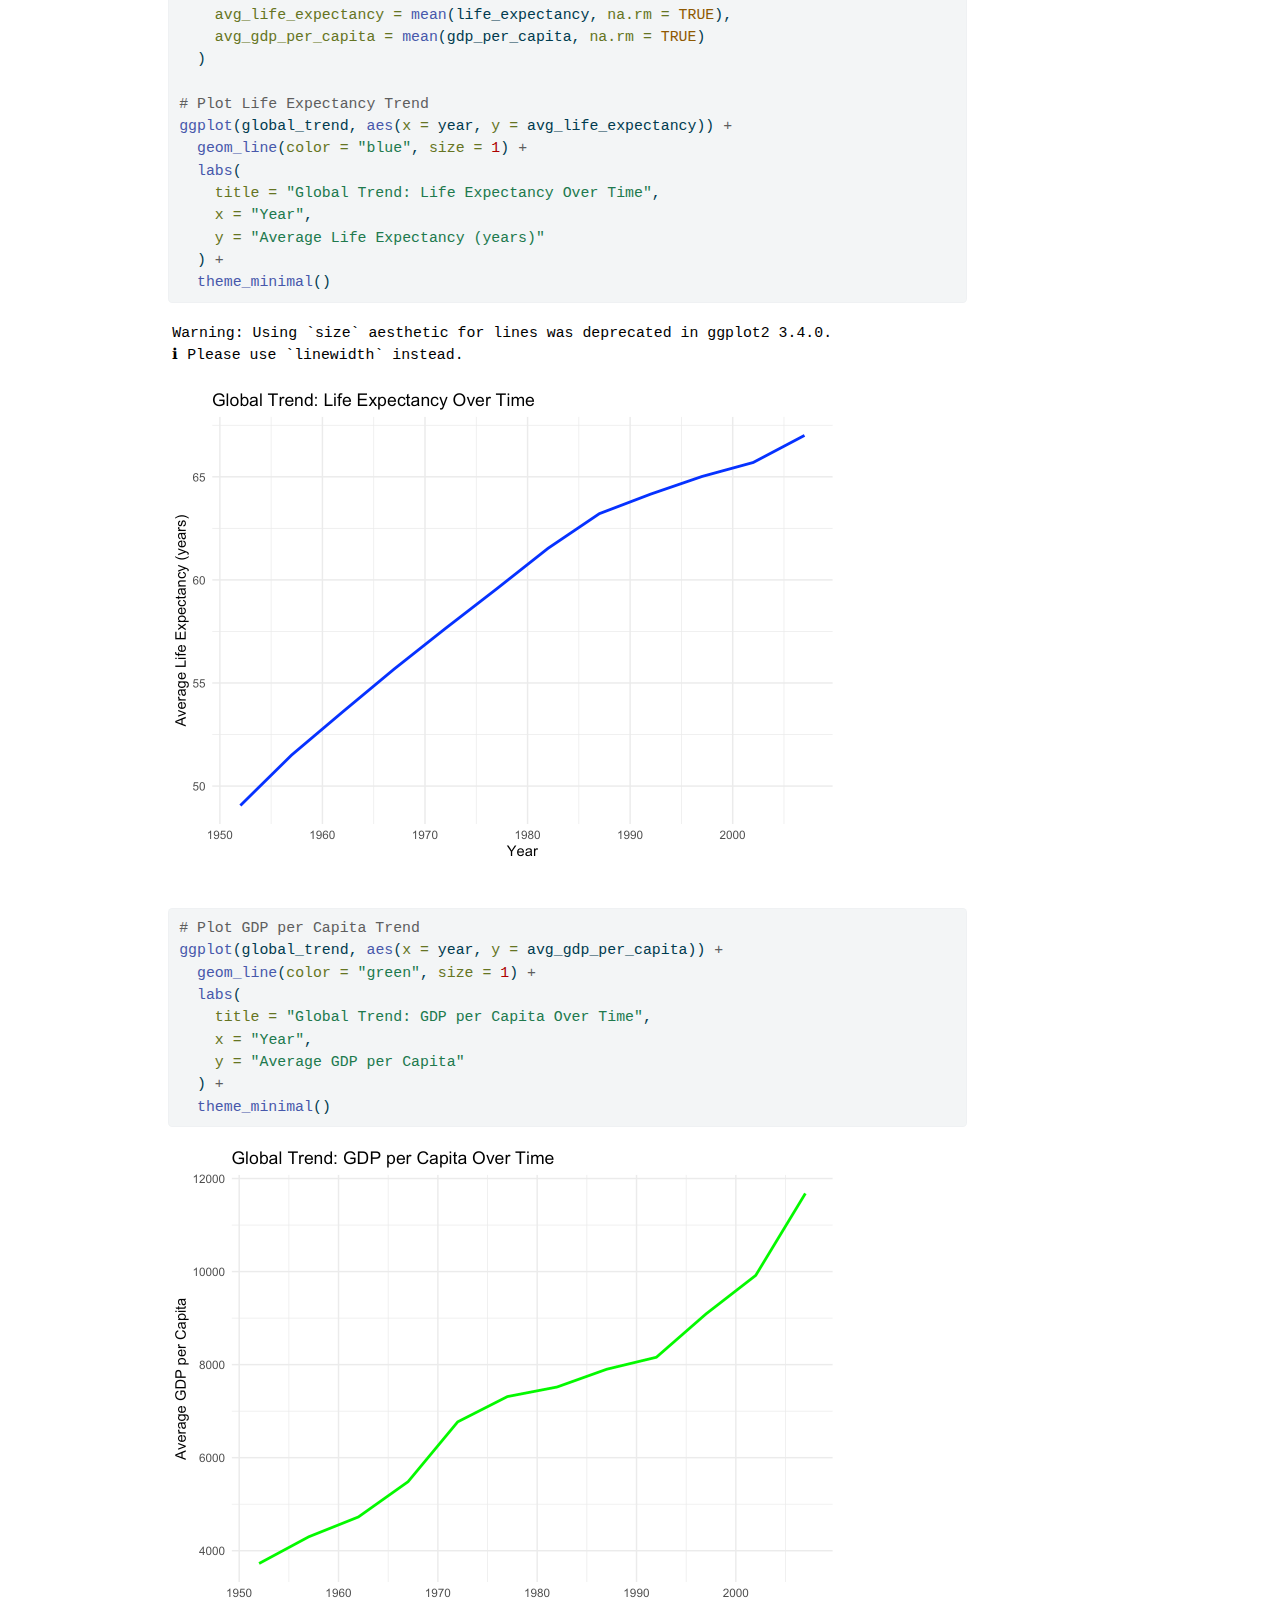
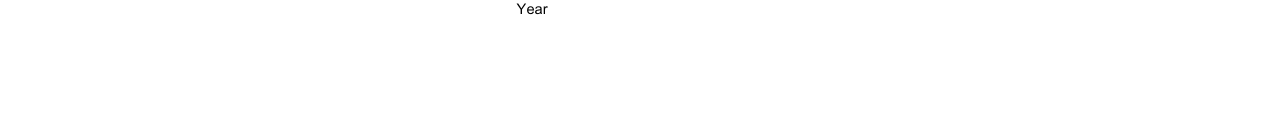
<file: docs/life-gdp.html>
<!DOCTYPE html>
<html xmlns="http://www.w3.org/1999/xhtml" lang="en" xml:lang="en"><head>

<meta charset="utf-8">
<meta name="generator" content="quarto-1.6.42">

<meta name="viewport" content="width=device-width, initial-scale=1.0, user-scalable=yes">


<title>Life Expectancy and GDP per Capita – Gapminder Analysis</title>
<style>
code{white-space: pre-wrap;}
span.smallcaps{font-variant: small-caps;}
div.columns{display: flex; gap: min(4vw, 1.5em);}
div.column{flex: auto; overflow-x: auto;}
div.hanging-indent{margin-left: 1.5em; text-indent: -1.5em;}
ul.task-list{list-style: none;}
ul.task-list li input[type="checkbox"] {
  width: 0.8em;
  margin: 0 0.8em 0.2em -1em; /* quarto-specific, see https://github.com/quarto-dev/quarto-cli/issues/4556 */ 
  vertical-align: middle;
}
/* CSS for syntax highlighting */
pre > code.sourceCode { white-space: pre; position: relative; }
pre > code.sourceCode > span { line-height: 1.25; }
pre > code.sourceCode > span:empty { height: 1.2em; }
.sourceCode { overflow: visible; }
code.sourceCode > span { color: inherit; text-decoration: inherit; }
div.sourceCode { margin: 1em 0; }
pre.sourceCode { margin: 0; }
@media screen {
div.sourceCode { overflow: auto; }
}
@media print {
pre > code.sourceCode { white-space: pre-wrap; }
pre > code.sourceCode > span { display: inline-block; text-indent: -5em; padding-left: 5em; }
}
pre.numberSource code
  { counter-reset: source-line 0; }
pre.numberSource code > span
  { position: relative; left: -4em; counter-increment: source-line; }
pre.numberSource code > span > a:first-child::before
  { content: counter(source-line);
    position: relative; left: -1em; text-align: right; vertical-align: baseline;
    border: none; display: inline-block;
    -webkit-touch-callout: none; -webkit-user-select: none;
    -khtml-user-select: none; -moz-user-select: none;
    -ms-user-select: none; user-select: none;
    padding: 0 4px; width: 4em;
  }
pre.numberSource { margin-left: 3em;  padding-left: 4px; }
div.sourceCode
  {   }
@media screen {
pre > code.sourceCode > span > a:first-child::before { text-decoration: underline; }
}
</style>


<script src="site_libs/quarto-nav/quarto-nav.js"></script>
<script src="site_libs/quarto-nav/headroom.min.js"></script>
<script src="site_libs/clipboard/clipboard.min.js"></script>
<script src="site_libs/quarto-html/quarto.js"></script>
<script src="site_libs/quarto-html/popper.min.js"></script>
<script src="site_libs/quarto-html/tippy.umd.min.js"></script>
<script src="site_libs/quarto-html/anchor.min.js"></script>
<link href="site_libs/quarto-html/tippy.css" rel="stylesheet">
<link href="site_libs/quarto-html/quarto-syntax-highlighting-2f5df379a58b258e96c21c0638c20c03.css" rel="stylesheet" id="quarto-text-highlighting-styles">
<script src="site_libs/bootstrap/bootstrap.min.js"></script>
<link href="site_libs/bootstrap/bootstrap-icons.css" rel="stylesheet">
<link href="site_libs/bootstrap/bootstrap-d1b12f2568ecbe55642fee6aa00bd082.min.css" rel="stylesheet" append-hash="true" id="quarto-bootstrap" data-mode="light">
<script id="quarto-search-options" type="application/json">{
  "language": {
    "search-no-results-text": "No results",
    "search-matching-documents-text": "matching documents",
    "search-copy-link-title": "Copy link to search",
    "search-hide-matches-text": "Hide additional matches",
    "search-more-match-text": "more match in this document",
    "search-more-matches-text": "more matches in this document",
    "search-clear-button-title": "Clear",
    "search-text-placeholder": "",
    "search-detached-cancel-button-title": "Cancel",
    "search-submit-button-title": "Submit",
    "search-label": "Search"
  }
}</script>


</head>

<body class="nav-fixed">

<div id="quarto-search-results"></div>
  <header id="quarto-header" class="headroom fixed-top">
    <nav class="navbar navbar-expand-lg " data-bs-theme="dark">
      <div class="navbar-container container-fluid">
      <div class="navbar-brand-container mx-auto">
    <a class="navbar-brand" href="./index.html">
    <span class="navbar-title">Gapminder Analysis</span>
    </a>
  </div>
          <button class="navbar-toggler" type="button" data-bs-toggle="collapse" data-bs-target="#navbarCollapse" aria-controls="navbarCollapse" role="menu" aria-expanded="false" aria-label="Toggle navigation" onclick="if (window.quartoToggleHeadroom) { window.quartoToggleHeadroom(); }">
  <span class="navbar-toggler-icon"></span>
</button>
          <div class="collapse navbar-collapse" id="navbarCollapse">
            <ul class="navbar-nav navbar-nav-scroll me-auto">
  <li class="nav-item">
    <a class="nav-link" href="./index.html"> 
<span class="menu-text">Home</span></a>
  </li>  
  <li class="nav-item">
    <a class="nav-link active" href="./life-gdp.html" aria-current="page"> 
<span class="menu-text">Life Expectancy &amp; GDP</span></a>
  </li>  
  <li class="nav-item">
    <a class="nav-link" href="./life-population.html"> 
<span class="menu-text">Life Expectancy &amp; Population</span></a>
  </li>  
  <li class="nav-item">
    <a class="nav-link" href="./country.html"> 
<span class="menu-text">Country Analysis</span></a>
  </li>  
</ul>
          </div> <!-- /navcollapse -->
            <div class="quarto-navbar-tools">
</div>
      </div> <!-- /container-fluid -->
    </nav>
</header>
<!-- content -->
<div id="quarto-content" class="quarto-container page-columns page-rows-contents page-layout-article page-navbar">
<!-- sidebar -->
<!-- margin-sidebar -->
    <div id="quarto-margin-sidebar" class="sidebar margin-sidebar">
        <nav id="TOC" role="doc-toc" class="toc-active">
    <h2 id="toc-title">On this page</h2>
   
  <ul>
  <li><a href="#life-expectancy-and-gdp-per-capita" id="toc-life-expectancy-and-gdp-per-capita" class="nav-link active" data-scroll-target="#life-expectancy-and-gdp-per-capita">Life Expectancy and GDP per Capita</a></li>
  <li><a href="#life-expectancy-and-gdp-per-capita-over-time" id="toc-life-expectancy-and-gdp-per-capita-over-time" class="nav-link" data-scroll-target="#life-expectancy-and-gdp-per-capita-over-time">Life Expectancy and GDP per Capita over Time</a></li>
  </ul>
</nav>
    </div>
<!-- main -->
<main class="content" id="quarto-document-content">

<header id="title-block-header" class="quarto-title-block default">
<div class="quarto-title">
<h1 class="title">Life Expectancy and GDP per Capita</h1>
</div>



<div class="quarto-title-meta">

    
  
    
  </div>
  


</header>


<section id="life-expectancy-and-gdp-per-capita" class="level1">
<h1>Life Expectancy and GDP per Capita</h1>
<p>This page explores how GDP per capita influences life expectancy over time.</p>
<div class="cell">
<div class="sourceCode cell-code" id="cb1"><pre class="sourceCode r code-with-copy"><code class="sourceCode r"><span id="cb1-1"><a href="#cb1-1" aria-hidden="true" tabindex="-1"></a><span class="co"># Load necessary packages</span></span>
<span id="cb1-2"><a href="#cb1-2" aria-hidden="true" tabindex="-1"></a><span class="fu">library</span>(ggplot2)</span>
<span id="cb1-3"><a href="#cb1-3" aria-hidden="true" tabindex="-1"></a><span class="fu">library</span>(dplyr)</span></code><button title="Copy to Clipboard" class="code-copy-button"><i class="bi"></i></button></pre></div>
<div class="cell-output cell-output-stderr">
<pre><code>
Attaching package: 'dplyr'</code></pre>
</div>
<div class="cell-output cell-output-stderr">
<pre><code>The following objects are masked from 'package:stats':

    filter, lag</code></pre>
</div>
<div class="cell-output cell-output-stderr">
<pre><code>The following objects are masked from 'package:base':

    intersect, setdiff, setequal, union</code></pre>
</div>
<div class="sourceCode cell-code" id="cb5"><pre class="sourceCode r code-with-copy"><code class="sourceCode r"><span id="cb5-1"><a href="#cb5-1" aria-hidden="true" tabindex="-1"></a><span class="co"># Read the dataset</span></span>
<span id="cb5-2"><a href="#cb5-2" aria-hidden="true" tabindex="-1"></a>gapminder <span class="ot">&lt;-</span> <span class="fu">read.csv</span>(<span class="st">"gapminder.csv"</span>)</span>
<span id="cb5-3"><a href="#cb5-3" aria-hidden="true" tabindex="-1"></a></span>
<span id="cb5-4"><a href="#cb5-4" aria-hidden="true" tabindex="-1"></a><span class="co"># Plot</span></span>
<span id="cb5-5"><a href="#cb5-5" aria-hidden="true" tabindex="-1"></a><span class="fu">ggplot</span>(gapminder, <span class="fu">aes</span>(<span class="at">x =</span> gdp_per_capita, <span class="at">y =</span> life_expectancy, <span class="at">color =</span> continent)) <span class="sc">+</span></span>
<span id="cb5-6"><a href="#cb5-6" aria-hidden="true" tabindex="-1"></a>  <span class="fu">geom_point</span>(<span class="at">alpha =</span> <span class="fl">0.6</span>) <span class="sc">+</span></span>
<span id="cb5-7"><a href="#cb5-7" aria-hidden="true" tabindex="-1"></a>  <span class="fu">scale_x_log10</span>() <span class="sc">+</span></span>
<span id="cb5-8"><a href="#cb5-8" aria-hidden="true" tabindex="-1"></a>  <span class="fu">labs</span>(<span class="at">title =</span> <span class="st">"Life Expectancy vs. GDP per Capita"</span>,</span>
<span id="cb5-9"><a href="#cb5-9" aria-hidden="true" tabindex="-1"></a>       <span class="at">x =</span> <span class="st">"GDP per Capita (log scale)"</span>,</span>
<span id="cb5-10"><a href="#cb5-10" aria-hidden="true" tabindex="-1"></a>       <span class="at">y =</span> <span class="st">"Life Expectancy"</span>) <span class="sc">+</span></span>
<span id="cb5-11"><a href="#cb5-11" aria-hidden="true" tabindex="-1"></a>  <span class="fu">theme_minimal</span>()</span></code><button title="Copy to Clipboard" class="code-copy-button"><i class="bi"></i></button></pre></div>
<div class="cell-output-display">
<div>
<figure class="figure">
<p><img src="life-gdp_files/figure-html/unnamed-chunk-1-1.png" class="img-fluid figure-img" width="672"></p>
</figure>
</div>
</div>
</div>
</section>
<section id="life-expectancy-and-gdp-per-capita-over-time" class="level1">
<h1>Life Expectancy and GDP per Capita over Time</h1>
<div class="cell">
<div class="sourceCode cell-code" id="cb6"><pre class="sourceCode r code-with-copy"><code class="sourceCode r"><span id="cb6-1"><a href="#cb6-1" aria-hidden="true" tabindex="-1"></a><span class="co"># Aggregate data by year to see the overall global trend</span></span>
<span id="cb6-2"><a href="#cb6-2" aria-hidden="true" tabindex="-1"></a>global_trend <span class="ot">&lt;-</span> gapminder <span class="sc">%&gt;%</span></span>
<span id="cb6-3"><a href="#cb6-3" aria-hidden="true" tabindex="-1"></a>  <span class="fu">group_by</span>(year) <span class="sc">%&gt;%</span></span>
<span id="cb6-4"><a href="#cb6-4" aria-hidden="true" tabindex="-1"></a>  <span class="fu">summarize</span>(</span>
<span id="cb6-5"><a href="#cb6-5" aria-hidden="true" tabindex="-1"></a>    <span class="at">avg_life_expectancy =</span> <span class="fu">mean</span>(life_expectancy, <span class="at">na.rm =</span> <span class="cn">TRUE</span>),</span>
<span id="cb6-6"><a href="#cb6-6" aria-hidden="true" tabindex="-1"></a>    <span class="at">avg_gdp_per_capita =</span> <span class="fu">mean</span>(gdp_per_capita, <span class="at">na.rm =</span> <span class="cn">TRUE</span>)</span>
<span id="cb6-7"><a href="#cb6-7" aria-hidden="true" tabindex="-1"></a>  )</span>
<span id="cb6-8"><a href="#cb6-8" aria-hidden="true" tabindex="-1"></a></span>
<span id="cb6-9"><a href="#cb6-9" aria-hidden="true" tabindex="-1"></a><span class="co"># Plot Life Expectancy Trend</span></span>
<span id="cb6-10"><a href="#cb6-10" aria-hidden="true" tabindex="-1"></a><span class="fu">ggplot</span>(global_trend, <span class="fu">aes</span>(<span class="at">x =</span> year, <span class="at">y =</span> avg_life_expectancy)) <span class="sc">+</span></span>
<span id="cb6-11"><a href="#cb6-11" aria-hidden="true" tabindex="-1"></a>  <span class="fu">geom_line</span>(<span class="at">color =</span> <span class="st">"blue"</span>, <span class="at">size =</span> <span class="dv">1</span>) <span class="sc">+</span></span>
<span id="cb6-12"><a href="#cb6-12" aria-hidden="true" tabindex="-1"></a>  <span class="fu">labs</span>(</span>
<span id="cb6-13"><a href="#cb6-13" aria-hidden="true" tabindex="-1"></a>    <span class="at">title =</span> <span class="st">"Global Trend: Life Expectancy Over Time"</span>,</span>
<span id="cb6-14"><a href="#cb6-14" aria-hidden="true" tabindex="-1"></a>    <span class="at">x =</span> <span class="st">"Year"</span>,</span>
<span id="cb6-15"><a href="#cb6-15" aria-hidden="true" tabindex="-1"></a>    <span class="at">y =</span> <span class="st">"Average Life Expectancy (years)"</span></span>
<span id="cb6-16"><a href="#cb6-16" aria-hidden="true" tabindex="-1"></a>  ) <span class="sc">+</span></span>
<span id="cb6-17"><a href="#cb6-17" aria-hidden="true" tabindex="-1"></a>  <span class="fu">theme_minimal</span>()</span></code><button title="Copy to Clipboard" class="code-copy-button"><i class="bi"></i></button></pre></div>
<div class="cell-output cell-output-stderr">
<pre><code>Warning: Using `size` aesthetic for lines was deprecated in ggplot2 3.4.0.
ℹ Please use `linewidth` instead.</code></pre>
</div>
<div class="cell-output-display">
<div>
<figure class="figure">
<p><img src="life-gdp_files/figure-html/unnamed-chunk-2-1.png" class="img-fluid figure-img" width="672"></p>
</figure>
</div>
</div>
</div>
<div class="cell">
<div class="sourceCode cell-code" id="cb8"><pre class="sourceCode r code-with-copy"><code class="sourceCode r"><span id="cb8-1"><a href="#cb8-1" aria-hidden="true" tabindex="-1"></a><span class="co"># Plot GDP per Capita Trend</span></span>
<span id="cb8-2"><a href="#cb8-2" aria-hidden="true" tabindex="-1"></a><span class="fu">ggplot</span>(global_trend, <span class="fu">aes</span>(<span class="at">x =</span> year, <span class="at">y =</span> avg_gdp_per_capita)) <span class="sc">+</span></span>
<span id="cb8-3"><a href="#cb8-3" aria-hidden="true" tabindex="-1"></a>  <span class="fu">geom_line</span>(<span class="at">color =</span> <span class="st">"green"</span>, <span class="at">size =</span> <span class="dv">1</span>) <span class="sc">+</span></span>
<span id="cb8-4"><a href="#cb8-4" aria-hidden="true" tabindex="-1"></a>  <span class="fu">labs</span>(</span>
<span id="cb8-5"><a href="#cb8-5" aria-hidden="true" tabindex="-1"></a>    <span class="at">title =</span> <span class="st">"Global Trend: GDP per Capita Over Time"</span>,</span>
<span id="cb8-6"><a href="#cb8-6" aria-hidden="true" tabindex="-1"></a>    <span class="at">x =</span> <span class="st">"Year"</span>,</span>
<span id="cb8-7"><a href="#cb8-7" aria-hidden="true" tabindex="-1"></a>    <span class="at">y =</span> <span class="st">"Average GDP per Capita"</span></span>
<span id="cb8-8"><a href="#cb8-8" aria-hidden="true" tabindex="-1"></a>  ) <span class="sc">+</span></span>
<span id="cb8-9"><a href="#cb8-9" aria-hidden="true" tabindex="-1"></a>  <span class="fu">theme_minimal</span>()</span></code><button title="Copy to Clipboard" class="code-copy-button"><i class="bi"></i></button></pre></div>
<div class="cell-output-display">
<div>
<figure class="figure">
<p><img src="life-gdp_files/figure-html/unnamed-chunk-3-1.png" class="img-fluid figure-img" width="672"></p>
</figure>
</div>
</div>
</div>


</section>

</main> <!-- /main -->
<script id="quarto-html-after-body" type="application/javascript">
window.document.addEventListener("DOMContentLoaded", function (event) {
  const toggleBodyColorMode = (bsSheetEl) => {
    const mode = bsSheetEl.getAttribute("data-mode");
    const bodyEl = window.document.querySelector("body");
    if (mode === "dark") {
      bodyEl.classList.add("quarto-dark");
      bodyEl.classList.remove("quarto-light");
    } else {
      bodyEl.classList.add("quarto-light");
      bodyEl.classList.remove("quarto-dark");
    }
  }
  const toggleBodyColorPrimary = () => {
    const bsSheetEl = window.document.querySelector("link#quarto-bootstrap");
    if (bsSheetEl) {
      toggleBodyColorMode(bsSheetEl);
    }
  }
  toggleBodyColorPrimary();  
  const icon = "";
  const anchorJS = new window.AnchorJS();
  anchorJS.options = {
    placement: 'right',
    icon: icon
  };
  anchorJS.add('.anchored');
  const isCodeAnnotation = (el) => {
    for (const clz of el.classList) {
      if (clz.startsWith('code-annotation-')) {                     
        return true;
      }
    }
    return false;
  }
  const onCopySuccess = function(e) {
    // button target
    const button = e.trigger;
    // don't keep focus
    button.blur();
    // flash "checked"
    button.classList.add('code-copy-button-checked');
    var currentTitle = button.getAttribute("title");
    button.setAttribute("title", "Copied!");
    let tooltip;
    if (window.bootstrap) {
      button.setAttribute("data-bs-toggle", "tooltip");
      button.setAttribute("data-bs-placement", "left");
      button.setAttribute("data-bs-title", "Copied!");
      tooltip = new bootstrap.Tooltip(button, 
        { trigger: "manual", 
          customClass: "code-copy-button-tooltip",
          offset: [0, -8]});
      tooltip.show();    
    }
    setTimeout(function() {
      if (tooltip) {
        tooltip.hide();
        button.removeAttribute("data-bs-title");
        button.removeAttribute("data-bs-toggle");
        button.removeAttribute("data-bs-placement");
      }
      button.setAttribute("title", currentTitle);
      button.classList.remove('code-copy-button-checked');
    }, 1000);
    // clear code selection
    e.clearSelection();
  }
  const getTextToCopy = function(trigger) {
      const codeEl = trigger.previousElementSibling.cloneNode(true);
      for (const childEl of codeEl.children) {
        if (isCodeAnnotation(childEl)) {
          childEl.remove();
        }
      }
      return codeEl.innerText;
  }
  const clipboard = new window.ClipboardJS('.code-copy-button:not([data-in-quarto-modal])', {
    text: getTextToCopy
  });
  clipboard.on('success', onCopySuccess);
  if (window.document.getElementById('quarto-embedded-source-code-modal')) {
    const clipboardModal = new window.ClipboardJS('.code-copy-button[data-in-quarto-modal]', {
      text: getTextToCopy,
      container: window.document.getElementById('quarto-embedded-source-code-modal')
    });
    clipboardModal.on('success', onCopySuccess);
  }
    var localhostRegex = new RegExp(/^(?:http|https):\/\/localhost\:?[0-9]*\//);
    var mailtoRegex = new RegExp(/^mailto:/);
      var filterRegex = new RegExp('/' + window.location.host + '/');
    var isInternal = (href) => {
        return filterRegex.test(href) || localhostRegex.test(href) || mailtoRegex.test(href);
    }
    // Inspect non-navigation links and adorn them if external
 	var links = window.document.querySelectorAll('a[href]:not(.nav-link):not(.navbar-brand):not(.toc-action):not(.sidebar-link):not(.sidebar-item-toggle):not(.pagination-link):not(.no-external):not([aria-hidden]):not(.dropdown-item):not(.quarto-navigation-tool):not(.about-link)');
    for (var i=0; i<links.length; i++) {
      const link = links[i];
      if (!isInternal(link.href)) {
        // undo the damage that might have been done by quarto-nav.js in the case of
        // links that we want to consider external
        if (link.dataset.originalHref !== undefined) {
          link.href = link.dataset.originalHref;
        }
      }
    }
  function tippyHover(el, contentFn, onTriggerFn, onUntriggerFn) {
    const config = {
      allowHTML: true,
      maxWidth: 500,
      delay: 100,
      arrow: false,
      appendTo: function(el) {
          return el.parentElement;
      },
      interactive: true,
      interactiveBorder: 10,
      theme: 'quarto',
      placement: 'bottom-start',
    };
    if (contentFn) {
      config.content = contentFn;
    }
    if (onTriggerFn) {
      config.onTrigger = onTriggerFn;
    }
    if (onUntriggerFn) {
      config.onUntrigger = onUntriggerFn;
    }
    window.tippy(el, config); 
  }
  const noterefs = window.document.querySelectorAll('a[role="doc-noteref"]');
  for (var i=0; i<noterefs.length; i++) {
    const ref = noterefs[i];
    tippyHover(ref, function() {
      // use id or data attribute instead here
      let href = ref.getAttribute('data-footnote-href') || ref.getAttribute('href');
      try { href = new URL(href).hash; } catch {}
      const id = href.replace(/^#\/?/, "");
      const note = window.document.getElementById(id);
      if (note) {
        return note.innerHTML;
      } else {
        return "";
      }
    });
  }
  const xrefs = window.document.querySelectorAll('a.quarto-xref');
  const processXRef = (id, note) => {
    // Strip column container classes
    const stripColumnClz = (el) => {
      el.classList.remove("page-full", "page-columns");
      if (el.children) {
        for (const child of el.children) {
          stripColumnClz(child);
        }
      }
    }
    stripColumnClz(note)
    if (id === null || id.startsWith('sec-')) {
      // Special case sections, only their first couple elements
      const container = document.createElement("div");
      if (note.children && note.children.length > 2) {
        container.appendChild(note.children[0].cloneNode(true));
        for (let i = 1; i < note.children.length; i++) {
          const child = note.children[i];
          if (child.tagName === "P" && child.innerText === "") {
            continue;
          } else {
            container.appendChild(child.cloneNode(true));
            break;
          }
        }
        if (window.Quarto?.typesetMath) {
          window.Quarto.typesetMath(container);
        }
        return container.innerHTML
      } else {
        if (window.Quarto?.typesetMath) {
          window.Quarto.typesetMath(note);
        }
        return note.innerHTML;
      }
    } else {
      // Remove any anchor links if they are present
      const anchorLink = note.querySelector('a.anchorjs-link');
      if (anchorLink) {
        anchorLink.remove();
      }
      if (window.Quarto?.typesetMath) {
        window.Quarto.typesetMath(note);
      }
      if (note.classList.contains("callout")) {
        return note.outerHTML;
      } else {
        return note.innerHTML;
      }
    }
  }
  for (var i=0; i<xrefs.length; i++) {
    const xref = xrefs[i];
    tippyHover(xref, undefined, function(instance) {
      instance.disable();
      let url = xref.getAttribute('href');
      let hash = undefined; 
      if (url.startsWith('#')) {
        hash = url;
      } else {
        try { hash = new URL(url).hash; } catch {}
      }
      if (hash) {
        const id = hash.replace(/^#\/?/, "");
        const note = window.document.getElementById(id);
        if (note !== null) {
          try {
            const html = processXRef(id, note.cloneNode(true));
            instance.setContent(html);
          } finally {
            instance.enable();
            instance.show();
          }
        } else {
          // See if we can fetch this
          fetch(url.split('#')[0])
          .then(res => res.text())
          .then(html => {
            const parser = new DOMParser();
            const htmlDoc = parser.parseFromString(html, "text/html");
            const note = htmlDoc.getElementById(id);
            if (note !== null) {
              const html = processXRef(id, note);
              instance.setContent(html);
            } 
          }).finally(() => {
            instance.enable();
            instance.show();
          });
        }
      } else {
        // See if we can fetch a full url (with no hash to target)
        // This is a special case and we should probably do some content thinning / targeting
        fetch(url)
        .then(res => res.text())
        .then(html => {
          const parser = new DOMParser();
          const htmlDoc = parser.parseFromString(html, "text/html");
          const note = htmlDoc.querySelector('main.content');
          if (note !== null) {
            // This should only happen for chapter cross references
            // (since there is no id in the URL)
            // remove the first header
            if (note.children.length > 0 && note.children[0].tagName === "HEADER") {
              note.children[0].remove();
            }
            const html = processXRef(null, note);
            instance.setContent(html);
          } 
        }).finally(() => {
          instance.enable();
          instance.show();
        });
      }
    }, function(instance) {
    });
  }
      let selectedAnnoteEl;
      const selectorForAnnotation = ( cell, annotation) => {
        let cellAttr = 'data-code-cell="' + cell + '"';
        let lineAttr = 'data-code-annotation="' +  annotation + '"';
        const selector = 'span[' + cellAttr + '][' + lineAttr + ']';
        return selector;
      }
      const selectCodeLines = (annoteEl) => {
        const doc = window.document;
        const targetCell = annoteEl.getAttribute("data-target-cell");
        const targetAnnotation = annoteEl.getAttribute("data-target-annotation");
        const annoteSpan = window.document.querySelector(selectorForAnnotation(targetCell, targetAnnotation));
        const lines = annoteSpan.getAttribute("data-code-lines").split(",");
        const lineIds = lines.map((line) => {
          return targetCell + "-" + line;
        })
        let top = null;
        let height = null;
        let parent = null;
        if (lineIds.length > 0) {
            //compute the position of the single el (top and bottom and make a div)
            const el = window.document.getElementById(lineIds[0]);
            top = el.offsetTop;
            height = el.offsetHeight;
            parent = el.parentElement.parentElement;
          if (lineIds.length > 1) {
            const lastEl = window.document.getElementById(lineIds[lineIds.length - 1]);
            const bottom = lastEl.offsetTop + lastEl.offsetHeight;
            height = bottom - top;
          }
          if (top !== null && height !== null && parent !== null) {
            // cook up a div (if necessary) and position it 
            let div = window.document.getElementById("code-annotation-line-highlight");
            if (div === null) {
              div = window.document.createElement("div");
              div.setAttribute("id", "code-annotation-line-highlight");
              div.style.position = 'absolute';
              parent.appendChild(div);
            }
            div.style.top = top - 2 + "px";
            div.style.height = height + 4 + "px";
            div.style.left = 0;
            let gutterDiv = window.document.getElementById("code-annotation-line-highlight-gutter");
            if (gutterDiv === null) {
              gutterDiv = window.document.createElement("div");
              gutterDiv.setAttribute("id", "code-annotation-line-highlight-gutter");
              gutterDiv.style.position = 'absolute';
              const codeCell = window.document.getElementById(targetCell);
              const gutter = codeCell.querySelector('.code-annotation-gutter');
              gutter.appendChild(gutterDiv);
            }
            gutterDiv.style.top = top - 2 + "px";
            gutterDiv.style.height = height + 4 + "px";
          }
          selectedAnnoteEl = annoteEl;
        }
      };
      const unselectCodeLines = () => {
        const elementsIds = ["code-annotation-line-highlight", "code-annotation-line-highlight-gutter"];
        elementsIds.forEach((elId) => {
          const div = window.document.getElementById(elId);
          if (div) {
            div.remove();
          }
        });
        selectedAnnoteEl = undefined;
      };
        // Handle positioning of the toggle
    window.addEventListener(
      "resize",
      throttle(() => {
        elRect = undefined;
        if (selectedAnnoteEl) {
          selectCodeLines(selectedAnnoteEl);
        }
      }, 10)
    );
    function throttle(fn, ms) {
    let throttle = false;
    let timer;
      return (...args) => {
        if(!throttle) { // first call gets through
            fn.apply(this, args);
            throttle = true;
        } else { // all the others get throttled
            if(timer) clearTimeout(timer); // cancel #2
            timer = setTimeout(() => {
              fn.apply(this, args);
              timer = throttle = false;
            }, ms);
        }
      };
    }
      // Attach click handler to the DT
      const annoteDls = window.document.querySelectorAll('dt[data-target-cell]');
      for (const annoteDlNode of annoteDls) {
        annoteDlNode.addEventListener('click', (event) => {
          const clickedEl = event.target;
          if (clickedEl !== selectedAnnoteEl) {
            unselectCodeLines();
            const activeEl = window.document.querySelector('dt[data-target-cell].code-annotation-active');
            if (activeEl) {
              activeEl.classList.remove('code-annotation-active');
            }
            selectCodeLines(clickedEl);
            clickedEl.classList.add('code-annotation-active');
          } else {
            // Unselect the line
            unselectCodeLines();
            clickedEl.classList.remove('code-annotation-active');
          }
        });
      }
  const findCites = (el) => {
    const parentEl = el.parentElement;
    if (parentEl) {
      const cites = parentEl.dataset.cites;
      if (cites) {
        return {
          el,
          cites: cites.split(' ')
        };
      } else {
        return findCites(el.parentElement)
      }
    } else {
      return undefined;
    }
  };
  var bibliorefs = window.document.querySelectorAll('a[role="doc-biblioref"]');
  for (var i=0; i<bibliorefs.length; i++) {
    const ref = bibliorefs[i];
    const citeInfo = findCites(ref);
    if (citeInfo) {
      tippyHover(citeInfo.el, function() {
        var popup = window.document.createElement('div');
        citeInfo.cites.forEach(function(cite) {
          var citeDiv = window.document.createElement('div');
          citeDiv.classList.add('hanging-indent');
          citeDiv.classList.add('csl-entry');
          var biblioDiv = window.document.getElementById('ref-' + cite);
          if (biblioDiv) {
            citeDiv.innerHTML = biblioDiv.innerHTML;
          }
          popup.appendChild(citeDiv);
        });
        return popup.innerHTML;
      });
    }
  }
});
</script>
</div> <!-- /content -->




</body></html>
</file>
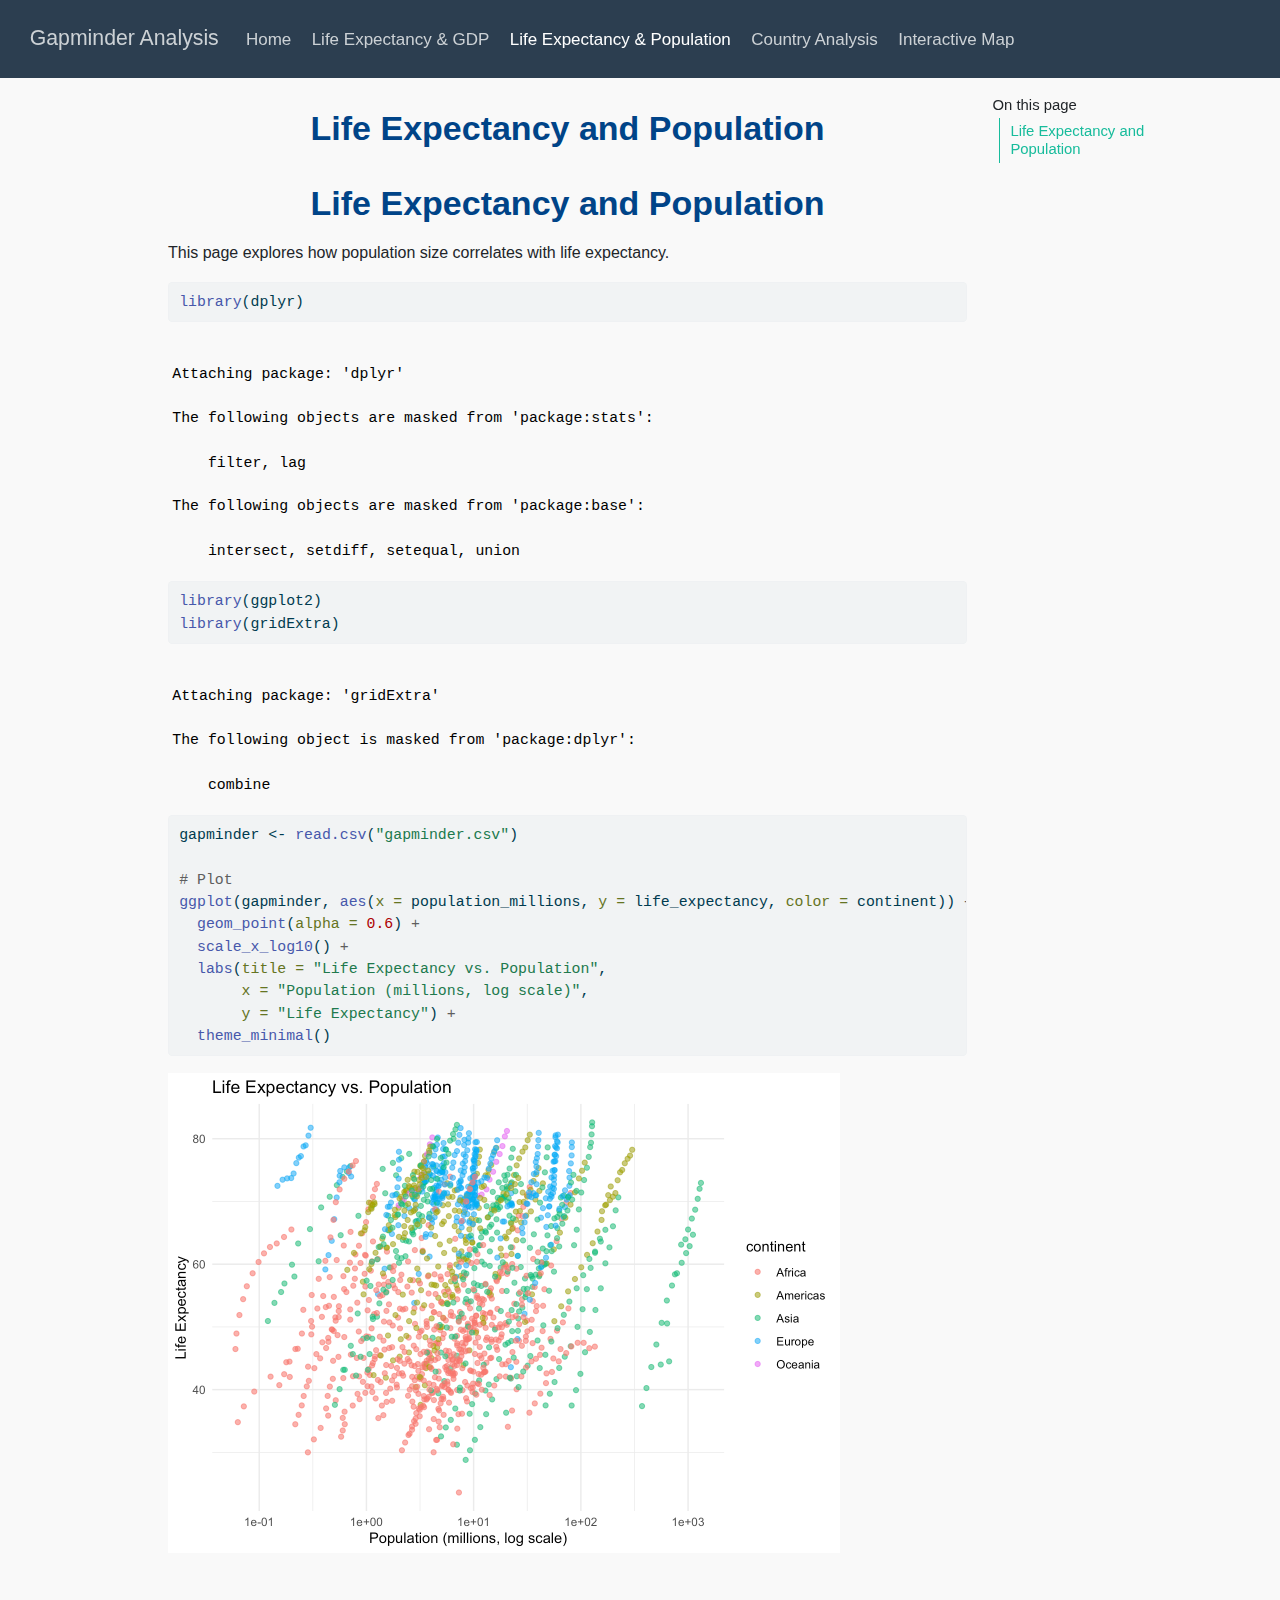
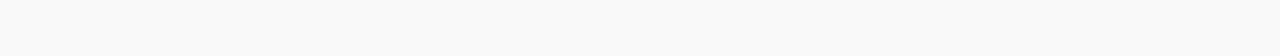
<file: docs/life-population.html>
<!DOCTYPE html>
<html xmlns="http://www.w3.org/1999/xhtml" lang="en" xml:lang="en"><head>

<meta charset="utf-8">
<meta name="generator" content="quarto-1.6.42">

<meta name="viewport" content="width=device-width, initial-scale=1.0, user-scalable=yes">


<title>Life Expectancy and Population – Gapminder Analysis</title>
<style>
code{white-space: pre-wrap;}
span.smallcaps{font-variant: small-caps;}
div.columns{display: flex; gap: min(4vw, 1.5em);}
div.column{flex: auto; overflow-x: auto;}
div.hanging-indent{margin-left: 1.5em; text-indent: -1.5em;}
ul.task-list{list-style: none;}
ul.task-list li input[type="checkbox"] {
  width: 0.8em;
  margin: 0 0.8em 0.2em -1em; /* quarto-specific, see https://github.com/quarto-dev/quarto-cli/issues/4556 */ 
  vertical-align: middle;
}
/* CSS for syntax highlighting */
pre > code.sourceCode { white-space: pre; position: relative; }
pre > code.sourceCode > span { line-height: 1.25; }
pre > code.sourceCode > span:empty { height: 1.2em; }
.sourceCode { overflow: visible; }
code.sourceCode > span { color: inherit; text-decoration: inherit; }
div.sourceCode { margin: 1em 0; }
pre.sourceCode { margin: 0; }
@media screen {
div.sourceCode { overflow: auto; }
}
@media print {
pre > code.sourceCode { white-space: pre-wrap; }
pre > code.sourceCode > span { display: inline-block; text-indent: -5em; padding-left: 5em; }
}
pre.numberSource code
  { counter-reset: source-line 0; }
pre.numberSource code > span
  { position: relative; left: -4em; counter-increment: source-line; }
pre.numberSource code > span > a:first-child::before
  { content: counter(source-line);
    position: relative; left: -1em; text-align: right; vertical-align: baseline;
    border: none; display: inline-block;
    -webkit-touch-callout: none; -webkit-user-select: none;
    -khtml-user-select: none; -moz-user-select: none;
    -ms-user-select: none; user-select: none;
    padding: 0 4px; width: 4em;
  }
pre.numberSource { margin-left: 3em;  padding-left: 4px; }
div.sourceCode
  {   }
@media screen {
pre > code.sourceCode > span > a:first-child::before { text-decoration: underline; }
}
</style>


<script src="site_libs/quarto-nav/quarto-nav.js"></script>
<script src="site_libs/quarto-nav/headroom.min.js"></script>
<script src="site_libs/clipboard/clipboard.min.js"></script>
<script src="site_libs/quarto-html/quarto.js"></script>
<script src="site_libs/quarto-html/popper.min.js"></script>
<script src="site_libs/quarto-html/tippy.umd.min.js"></script>
<script src="site_libs/quarto-html/anchor.min.js"></script>
<link href="site_libs/quarto-html/tippy.css" rel="stylesheet">
<link href="site_libs/quarto-html/quarto-syntax-highlighting-2f5df379a58b258e96c21c0638c20c03.css" rel="stylesheet" id="quarto-text-highlighting-styles">
<script src="site_libs/bootstrap/bootstrap.min.js"></script>
<link href="site_libs/bootstrap/bootstrap-icons.css" rel="stylesheet">
<link href="site_libs/bootstrap/bootstrap-d1b12f2568ecbe55642fee6aa00bd082.min.css" rel="stylesheet" append-hash="true" id="quarto-bootstrap" data-mode="light">
<script id="quarto-search-options" type="application/json">{
  "language": {
    "search-no-results-text": "No results",
    "search-matching-documents-text": "matching documents",
    "search-copy-link-title": "Copy link to search",
    "search-hide-matches-text": "Hide additional matches",
    "search-more-match-text": "more match in this document",
    "search-more-matches-text": "more matches in this document",
    "search-clear-button-title": "Clear",
    "search-text-placeholder": "",
    "search-detached-cancel-button-title": "Cancel",
    "search-submit-button-title": "Submit",
    "search-label": "Search"
  }
}</script>


<link rel="stylesheet" href="styles.css">
</head>

<body class="nav-fixed">

<div id="quarto-search-results"></div>
  <header id="quarto-header" class="headroom fixed-top">
    <nav class="navbar navbar-expand-lg " data-bs-theme="dark">
      <div class="navbar-container container-fluid">
      <div class="navbar-brand-container mx-auto">
    <a class="navbar-brand" href="./index.html">
    <span class="navbar-title">Gapminder Analysis</span>
    </a>
  </div>
          <button class="navbar-toggler" type="button" data-bs-toggle="collapse" data-bs-target="#navbarCollapse" aria-controls="navbarCollapse" role="menu" aria-expanded="false" aria-label="Toggle navigation" onclick="if (window.quartoToggleHeadroom) { window.quartoToggleHeadroom(); }">
  <span class="navbar-toggler-icon"></span>
</button>
          <div class="collapse navbar-collapse" id="navbarCollapse">
            <ul class="navbar-nav navbar-nav-scroll me-auto">
  <li class="nav-item">
    <a class="nav-link" href="./index.html"> 
<span class="menu-text">Home</span></a>
  </li>  
  <li class="nav-item">
    <a class="nav-link" href="./life-gdp.html"> 
<span class="menu-text">Life Expectancy &amp; GDP</span></a>
  </li>  
  <li class="nav-item">
    <a class="nav-link active" href="./life-population.html" aria-current="page"> 
<span class="menu-text">Life Expectancy &amp; Population</span></a>
  </li>  
  <li class="nav-item">
    <a class="nav-link" href="./country.html"> 
<span class="menu-text">Country Analysis</span></a>
  </li>  
  <li class="nav-item">
    <a class="nav-link" href="./interactive-map.html"> 
<span class="menu-text">Interactive Map</span></a>
  </li>  
</ul>
          </div> <!-- /navcollapse -->
            <div class="quarto-navbar-tools">
</div>
      </div> <!-- /container-fluid -->
    </nav>
</header>
<!-- content -->
<div id="quarto-content" class="quarto-container page-columns page-rows-contents page-layout-article page-navbar">
<!-- sidebar -->
<!-- margin-sidebar -->
    <div id="quarto-margin-sidebar" class="sidebar margin-sidebar">
        <nav id="TOC" role="doc-toc" class="toc-active">
    <h2 id="toc-title">On this page</h2>
   
  <ul>
  <li><a href="#life-expectancy-and-population" id="toc-life-expectancy-and-population" class="nav-link active" data-scroll-target="#life-expectancy-and-population">Life Expectancy and Population</a></li>
  </ul>
</nav>
    </div>
<!-- main -->
<main class="content" id="quarto-document-content">

<header id="title-block-header" class="quarto-title-block default">
<div class="quarto-title">
<h1 class="title">Life Expectancy and Population</h1>
</div>



<div class="quarto-title-meta">

    
  
    
  </div>
  


</header>


<section id="life-expectancy-and-population" class="level1">
<h1>Life Expectancy and Population</h1>
<p>This page explores how population size correlates with life expectancy.</p>
<div class="cell">
<div class="sourceCode cell-code" id="cb1"><pre class="sourceCode r code-with-copy"><code class="sourceCode r"><span id="cb1-1"><a href="#cb1-1" aria-hidden="true" tabindex="-1"></a><span class="fu">library</span>(dplyr)</span></code><button title="Copy to Clipboard" class="code-copy-button"><i class="bi"></i></button></pre></div>
<div class="cell-output cell-output-stderr">
<pre><code>
Attaching package: 'dplyr'</code></pre>
</div>
<div class="cell-output cell-output-stderr">
<pre><code>The following objects are masked from 'package:stats':

    filter, lag</code></pre>
</div>
<div class="cell-output cell-output-stderr">
<pre><code>The following objects are masked from 'package:base':

    intersect, setdiff, setequal, union</code></pre>
</div>
<div class="sourceCode cell-code" id="cb5"><pre class="sourceCode r code-with-copy"><code class="sourceCode r"><span id="cb5-1"><a href="#cb5-1" aria-hidden="true" tabindex="-1"></a><span class="fu">library</span>(ggplot2)</span>
<span id="cb5-2"><a href="#cb5-2" aria-hidden="true" tabindex="-1"></a><span class="fu">library</span>(gridExtra)</span></code><button title="Copy to Clipboard" class="code-copy-button"><i class="bi"></i></button></pre></div>
<div class="cell-output cell-output-stderr">
<pre><code>
Attaching package: 'gridExtra'</code></pre>
</div>
<div class="cell-output cell-output-stderr">
<pre><code>The following object is masked from 'package:dplyr':

    combine</code></pre>
</div>
<div class="sourceCode cell-code" id="cb8"><pre class="sourceCode r code-with-copy"><code class="sourceCode r"><span id="cb8-1"><a href="#cb8-1" aria-hidden="true" tabindex="-1"></a>gapminder <span class="ot">&lt;-</span> <span class="fu">read.csv</span>(<span class="st">"gapminder.csv"</span>)</span>
<span id="cb8-2"><a href="#cb8-2" aria-hidden="true" tabindex="-1"></a></span>
<span id="cb8-3"><a href="#cb8-3" aria-hidden="true" tabindex="-1"></a><span class="co"># Plot</span></span>
<span id="cb8-4"><a href="#cb8-4" aria-hidden="true" tabindex="-1"></a><span class="fu">ggplot</span>(gapminder, <span class="fu">aes</span>(<span class="at">x =</span> population_millions, <span class="at">y =</span> life_expectancy, <span class="at">color =</span> continent)) <span class="sc">+</span></span>
<span id="cb8-5"><a href="#cb8-5" aria-hidden="true" tabindex="-1"></a>  <span class="fu">geom_point</span>(<span class="at">alpha =</span> <span class="fl">0.6</span>) <span class="sc">+</span></span>
<span id="cb8-6"><a href="#cb8-6" aria-hidden="true" tabindex="-1"></a>  <span class="fu">scale_x_log10</span>() <span class="sc">+</span></span>
<span id="cb8-7"><a href="#cb8-7" aria-hidden="true" tabindex="-1"></a>  <span class="fu">labs</span>(<span class="at">title =</span> <span class="st">"Life Expectancy vs. Population"</span>,</span>
<span id="cb8-8"><a href="#cb8-8" aria-hidden="true" tabindex="-1"></a>       <span class="at">x =</span> <span class="st">"Population (millions, log scale)"</span>,</span>
<span id="cb8-9"><a href="#cb8-9" aria-hidden="true" tabindex="-1"></a>       <span class="at">y =</span> <span class="st">"Life Expectancy"</span>) <span class="sc">+</span></span>
<span id="cb8-10"><a href="#cb8-10" aria-hidden="true" tabindex="-1"></a>  <span class="fu">theme_minimal</span>()</span></code><button title="Copy to Clipboard" class="code-copy-button"><i class="bi"></i></button></pre></div>
<div class="cell-output-display">
<div>
<figure class="figure">
<p><img src="life-population_files/figure-html/unnamed-chunk-1-1.png" class="img-fluid figure-img" width="672"></p>
</figure>
</div>
</div>
</div>


</section>

</main> <!-- /main -->
<script id="quarto-html-after-body" type="application/javascript">
window.document.addEventListener("DOMContentLoaded", function (event) {
  const toggleBodyColorMode = (bsSheetEl) => {
    const mode = bsSheetEl.getAttribute("data-mode");
    const bodyEl = window.document.querySelector("body");
    if (mode === "dark") {
      bodyEl.classList.add("quarto-dark");
      bodyEl.classList.remove("quarto-light");
    } else {
      bodyEl.classList.add("quarto-light");
      bodyEl.classList.remove("quarto-dark");
    }
  }
  const toggleBodyColorPrimary = () => {
    const bsSheetEl = window.document.querySelector("link#quarto-bootstrap");
    if (bsSheetEl) {
      toggleBodyColorMode(bsSheetEl);
    }
  }
  toggleBodyColorPrimary();  
  const icon = "";
  const anchorJS = new window.AnchorJS();
  anchorJS.options = {
    placement: 'right',
    icon: icon
  };
  anchorJS.add('.anchored');
  const isCodeAnnotation = (el) => {
    for (const clz of el.classList) {
      if (clz.startsWith('code-annotation-')) {                     
        return true;
      }
    }
    return false;
  }
  const onCopySuccess = function(e) {
    // button target
    const button = e.trigger;
    // don't keep focus
    button.blur();
    // flash "checked"
    button.classList.add('code-copy-button-checked');
    var currentTitle = button.getAttribute("title");
    button.setAttribute("title", "Copied!");
    let tooltip;
    if (window.bootstrap) {
      button.setAttribute("data-bs-toggle", "tooltip");
      button.setAttribute("data-bs-placement", "left");
      button.setAttribute("data-bs-title", "Copied!");
      tooltip = new bootstrap.Tooltip(button, 
        { trigger: "manual", 
          customClass: "code-copy-button-tooltip",
          offset: [0, -8]});
      tooltip.show();    
    }
    setTimeout(function() {
      if (tooltip) {
        tooltip.hide();
        button.removeAttribute("data-bs-title");
        button.removeAttribute("data-bs-toggle");
        button.removeAttribute("data-bs-placement");
      }
      button.setAttribute("title", currentTitle);
      button.classList.remove('code-copy-button-checked');
    }, 1000);
    // clear code selection
    e.clearSelection();
  }
  const getTextToCopy = function(trigger) {
      const codeEl = trigger.previousElementSibling.cloneNode(true);
      for (const childEl of codeEl.children) {
        if (isCodeAnnotation(childEl)) {
          childEl.remove();
        }
      }
      return codeEl.innerText;
  }
  const clipboard = new window.ClipboardJS('.code-copy-button:not([data-in-quarto-modal])', {
    text: getTextToCopy
  });
  clipboard.on('success', onCopySuccess);
  if (window.document.getElementById('quarto-embedded-source-code-modal')) {
    const clipboardModal = new window.ClipboardJS('.code-copy-button[data-in-quarto-modal]', {
      text: getTextToCopy,
      container: window.document.getElementById('quarto-embedded-source-code-modal')
    });
    clipboardModal.on('success', onCopySuccess);
  }
    var localhostRegex = new RegExp(/^(?:http|https):\/\/localhost\:?[0-9]*\//);
    var mailtoRegex = new RegExp(/^mailto:/);
      var filterRegex = new RegExp('/' + window.location.host + '/');
    var isInternal = (href) => {
        return filterRegex.test(href) || localhostRegex.test(href) || mailtoRegex.test(href);
    }
    // Inspect non-navigation links and adorn them if external
 	var links = window.document.querySelectorAll('a[href]:not(.nav-link):not(.navbar-brand):not(.toc-action):not(.sidebar-link):not(.sidebar-item-toggle):not(.pagination-link):not(.no-external):not([aria-hidden]):not(.dropdown-item):not(.quarto-navigation-tool):not(.about-link)');
    for (var i=0; i<links.length; i++) {
      const link = links[i];
      if (!isInternal(link.href)) {
        // undo the damage that might have been done by quarto-nav.js in the case of
        // links that we want to consider external
        if (link.dataset.originalHref !== undefined) {
          link.href = link.dataset.originalHref;
        }
      }
    }
  function tippyHover(el, contentFn, onTriggerFn, onUntriggerFn) {
    const config = {
      allowHTML: true,
      maxWidth: 500,
      delay: 100,
      arrow: false,
      appendTo: function(el) {
          return el.parentElement;
      },
      interactive: true,
      interactiveBorder: 10,
      theme: 'quarto',
      placement: 'bottom-start',
    };
    if (contentFn) {
      config.content = contentFn;
    }
    if (onTriggerFn) {
      config.onTrigger = onTriggerFn;
    }
    if (onUntriggerFn) {
      config.onUntrigger = onUntriggerFn;
    }
    window.tippy(el, config); 
  }
  const noterefs = window.document.querySelectorAll('a[role="doc-noteref"]');
  for (var i=0; i<noterefs.length; i++) {
    const ref = noterefs[i];
    tippyHover(ref, function() {
      // use id or data attribute instead here
      let href = ref.getAttribute('data-footnote-href') || ref.getAttribute('href');
      try { href = new URL(href).hash; } catch {}
      const id = href.replace(/^#\/?/, "");
      const note = window.document.getElementById(id);
      if (note) {
        return note.innerHTML;
      } else {
        return "";
      }
    });
  }
  const xrefs = window.document.querySelectorAll('a.quarto-xref');
  const processXRef = (id, note) => {
    // Strip column container classes
    const stripColumnClz = (el) => {
      el.classList.remove("page-full", "page-columns");
      if (el.children) {
        for (const child of el.children) {
          stripColumnClz(child);
        }
      }
    }
    stripColumnClz(note)
    if (id === null || id.startsWith('sec-')) {
      // Special case sections, only their first couple elements
      const container = document.createElement("div");
      if (note.children && note.children.length > 2) {
        container.appendChild(note.children[0].cloneNode(true));
        for (let i = 1; i < note.children.length; i++) {
          const child = note.children[i];
          if (child.tagName === "P" && child.innerText === "") {
            continue;
          } else {
            container.appendChild(child.cloneNode(true));
            break;
          }
        }
        if (window.Quarto?.typesetMath) {
          window.Quarto.typesetMath(container);
        }
        return container.innerHTML
      } else {
        if (window.Quarto?.typesetMath) {
          window.Quarto.typesetMath(note);
        }
        return note.innerHTML;
      }
    } else {
      // Remove any anchor links if they are present
      const anchorLink = note.querySelector('a.anchorjs-link');
      if (anchorLink) {
        anchorLink.remove();
      }
      if (window.Quarto?.typesetMath) {
        window.Quarto.typesetMath(note);
      }
      if (note.classList.contains("callout")) {
        return note.outerHTML;
      } else {
        return note.innerHTML;
      }
    }
  }
  for (var i=0; i<xrefs.length; i++) {
    const xref = xrefs[i];
    tippyHover(xref, undefined, function(instance) {
      instance.disable();
      let url = xref.getAttribute('href');
      let hash = undefined; 
      if (url.startsWith('#')) {
        hash = url;
      } else {
        try { hash = new URL(url).hash; } catch {}
      }
      if (hash) {
        const id = hash.replace(/^#\/?/, "");
        const note = window.document.getElementById(id);
        if (note !== null) {
          try {
            const html = processXRef(id, note.cloneNode(true));
            instance.setContent(html);
          } finally {
            instance.enable();
            instance.show();
          }
        } else {
          // See if we can fetch this
          fetch(url.split('#')[0])
          .then(res => res.text())
          .then(html => {
            const parser = new DOMParser();
            const htmlDoc = parser.parseFromString(html, "text/html");
            const note = htmlDoc.getElementById(id);
            if (note !== null) {
              const html = processXRef(id, note);
              instance.setContent(html);
            } 
          }).finally(() => {
            instance.enable();
            instance.show();
          });
        }
      } else {
        // See if we can fetch a full url (with no hash to target)
        // This is a special case and we should probably do some content thinning / targeting
        fetch(url)
        .then(res => res.text())
        .then(html => {
          const parser = new DOMParser();
          const htmlDoc = parser.parseFromString(html, "text/html");
          const note = htmlDoc.querySelector('main.content');
          if (note !== null) {
            // This should only happen for chapter cross references
            // (since there is no id in the URL)
            // remove the first header
            if (note.children.length > 0 && note.children[0].tagName === "HEADER") {
              note.children[0].remove();
            }
            const html = processXRef(null, note);
            instance.setContent(html);
          } 
        }).finally(() => {
          instance.enable();
          instance.show();
        });
      }
    }, function(instance) {
    });
  }
      let selectedAnnoteEl;
      const selectorForAnnotation = ( cell, annotation) => {
        let cellAttr = 'data-code-cell="' + cell + '"';
        let lineAttr = 'data-code-annotation="' +  annotation + '"';
        const selector = 'span[' + cellAttr + '][' + lineAttr + ']';
        return selector;
      }
      const selectCodeLines = (annoteEl) => {
        const doc = window.document;
        const targetCell = annoteEl.getAttribute("data-target-cell");
        const targetAnnotation = annoteEl.getAttribute("data-target-annotation");
        const annoteSpan = window.document.querySelector(selectorForAnnotation(targetCell, targetAnnotation));
        const lines = annoteSpan.getAttribute("data-code-lines").split(",");
        const lineIds = lines.map((line) => {
          return targetCell + "-" + line;
        })
        let top = null;
        let height = null;
        let parent = null;
        if (lineIds.length > 0) {
            //compute the position of the single el (top and bottom and make a div)
            const el = window.document.getElementById(lineIds[0]);
            top = el.offsetTop;
            height = el.offsetHeight;
            parent = el.parentElement.parentElement;
          if (lineIds.length > 1) {
            const lastEl = window.document.getElementById(lineIds[lineIds.length - 1]);
            const bottom = lastEl.offsetTop + lastEl.offsetHeight;
            height = bottom - top;
          }
          if (top !== null && height !== null && parent !== null) {
            // cook up a div (if necessary) and position it 
            let div = window.document.getElementById("code-annotation-line-highlight");
            if (div === null) {
              div = window.document.createElement("div");
              div.setAttribute("id", "code-annotation-line-highlight");
              div.style.position = 'absolute';
              parent.appendChild(div);
            }
            div.style.top = top - 2 + "px";
            div.style.height = height + 4 + "px";
            div.style.left = 0;
            let gutterDiv = window.document.getElementById("code-annotation-line-highlight-gutter");
            if (gutterDiv === null) {
              gutterDiv = window.document.createElement("div");
              gutterDiv.setAttribute("id", "code-annotation-line-highlight-gutter");
              gutterDiv.style.position = 'absolute';
              const codeCell = window.document.getElementById(targetCell);
              const gutter = codeCell.querySelector('.code-annotation-gutter');
              gutter.appendChild(gutterDiv);
            }
            gutterDiv.style.top = top - 2 + "px";
            gutterDiv.style.height = height + 4 + "px";
          }
          selectedAnnoteEl = annoteEl;
        }
      };
      const unselectCodeLines = () => {
        const elementsIds = ["code-annotation-line-highlight", "code-annotation-line-highlight-gutter"];
        elementsIds.forEach((elId) => {
          const div = window.document.getElementById(elId);
          if (div) {
            div.remove();
          }
        });
        selectedAnnoteEl = undefined;
      };
        // Handle positioning of the toggle
    window.addEventListener(
      "resize",
      throttle(() => {
        elRect = undefined;
        if (selectedAnnoteEl) {
          selectCodeLines(selectedAnnoteEl);
        }
      }, 10)
    );
    function throttle(fn, ms) {
    let throttle = false;
    let timer;
      return (...args) => {
        if(!throttle) { // first call gets through
            fn.apply(this, args);
            throttle = true;
        } else { // all the others get throttled
            if(timer) clearTimeout(timer); // cancel #2
            timer = setTimeout(() => {
              fn.apply(this, args);
              timer = throttle = false;
            }, ms);
        }
      };
    }
      // Attach click handler to the DT
      const annoteDls = window.document.querySelectorAll('dt[data-target-cell]');
      for (const annoteDlNode of annoteDls) {
        annoteDlNode.addEventListener('click', (event) => {
          const clickedEl = event.target;
          if (clickedEl !== selectedAnnoteEl) {
            unselectCodeLines();
            const activeEl = window.document.querySelector('dt[data-target-cell].code-annotation-active');
            if (activeEl) {
              activeEl.classList.remove('code-annotation-active');
            }
            selectCodeLines(clickedEl);
            clickedEl.classList.add('code-annotation-active');
          } else {
            // Unselect the line
            unselectCodeLines();
            clickedEl.classList.remove('code-annotation-active');
          }
        });
      }
  const findCites = (el) => {
    const parentEl = el.parentElement;
    if (parentEl) {
      const cites = parentEl.dataset.cites;
      if (cites) {
        return {
          el,
          cites: cites.split(' ')
        };
      } else {
        return findCites(el.parentElement)
      }
    } else {
      return undefined;
    }
  };
  var bibliorefs = window.document.querySelectorAll('a[role="doc-biblioref"]');
  for (var i=0; i<bibliorefs.length; i++) {
    const ref = bibliorefs[i];
    const citeInfo = findCites(ref);
    if (citeInfo) {
      tippyHover(citeInfo.el, function() {
        var popup = window.document.createElement('div');
        citeInfo.cites.forEach(function(cite) {
          var citeDiv = window.document.createElement('div');
          citeDiv.classList.add('hanging-indent');
          citeDiv.classList.add('csl-entry');
          var biblioDiv = window.document.getElementById('ref-' + cite);
          if (biblioDiv) {
            citeDiv.innerHTML = biblioDiv.innerHTML;
          }
          popup.appendChild(citeDiv);
        });
        return popup.innerHTML;
      });
    }
  }
});
</script>
</div> <!-- /content -->




</body></html>
</file>
<file: docs/site_libs/quarto-html/tippy.css>
.tippy-box[data-animation=fade][data-state=hidden]{opacity:0}[data-tippy-root]{max-width:calc(100vw - 10px)}.tippy-box{position:relative;background-color:#333;color:#fff;border-radius:4px;font-size:14px;line-height:1.4;white-space:normal;outline:0;transition-property:transform,visibility,opacity}.tippy-box[data-placement^=top]>.tippy-arrow{bottom:0}.tippy-box[data-placement^=top]>.tippy-arrow:before{bottom:-7px;left:0;border-width:8px 8px 0;border-top-color:initial;transform-origin:center top}.tippy-box[data-placement^=bottom]>.tippy-arrow{top:0}.tippy-box[data-placement^=bottom]>.tippy-arrow:before{top:-7px;left:0;border-width:0 8px 8px;border-bottom-color:initial;transform-origin:center bottom}.tippy-box[data-placement^=left]>.tippy-arrow{right:0}.tippy-box[data-placement^=left]>.tippy-arrow:before{border-width:8px 0 8px 8px;border-left-color:initial;right:-7px;transform-origin:center left}.tippy-box[data-placement^=right]>.tippy-arrow{left:0}.tippy-box[data-placement^=right]>.tippy-arrow:before{left:-7px;border-width:8px 8px 8px 0;border-right-color:initial;transform-origin:center right}.tippy-box[data-inertia][data-state=visible]{transition-timing-function:cubic-bezier(.54,1.5,.38,1.11)}.tippy-arrow{width:16px;height:16px;color:#333}.tippy-arrow:before{content:"";position:absolute;border-color:transparent;border-style:solid}.tippy-content{position:relative;padding:5px 9px;z-index:1}
</file>
<file: docs/site_libs/quarto-html/quarto-syntax-highlighting-2f5df379a58b258e96c21c0638c20c03.css>
/* quarto syntax highlight colors */
:root {
  --quarto-hl-ot-color: #003B4F;
  --quarto-hl-at-color: #657422;
  --quarto-hl-ss-color: #20794D;
  --quarto-hl-an-color: #5E5E5E;
  --quarto-hl-fu-color: #4758AB;
  --quarto-hl-st-color: #20794D;
  --quarto-hl-cf-color: #003B4F;
  --quarto-hl-op-color: #5E5E5E;
  --quarto-hl-er-color: #AD0000;
  --quarto-hl-bn-color: #AD0000;
  --quarto-hl-al-color: #AD0000;
  --quarto-hl-va-color: #111111;
  --quarto-hl-bu-color: inherit;
  --quarto-hl-ex-color: inherit;
  --quarto-hl-pp-color: #AD0000;
  --quarto-hl-in-color: #5E5E5E;
  --quarto-hl-vs-color: #20794D;
  --quarto-hl-wa-color: #5E5E5E;
  --quarto-hl-do-color: #5E5E5E;
  --quarto-hl-im-color: #00769E;
  --quarto-hl-ch-color: #20794D;
  --quarto-hl-dt-color: #AD0000;
  --quarto-hl-fl-color: #AD0000;
  --quarto-hl-co-color: #5E5E5E;
  --quarto-hl-cv-color: #5E5E5E;
  --quarto-hl-cn-color: #8f5902;
  --quarto-hl-sc-color: #5E5E5E;
  --quarto-hl-dv-color: #AD0000;
  --quarto-hl-kw-color: #003B4F;
}

/* other quarto variables */
:root {
  --quarto-font-monospace: SFMono-Regular, Menlo, Monaco, Consolas, "Liberation Mono", "Courier New", monospace;
}

pre > code.sourceCode > span {
  color: #003B4F;
}

code span {
  color: #003B4F;
}

code.sourceCode > span {
  color: #003B4F;
}

div.sourceCode,
div.sourceCode pre.sourceCode {
  color: #003B4F;
}

code span.ot {
  color: #003B4F;
  font-style: inherit;
}

code span.at {
  color: #657422;
  font-style: inherit;
}

code span.ss {
  color: #20794D;
  font-style: inherit;
}

code span.an {
  color: #5E5E5E;
  font-style: inherit;
}

code span.fu {
  color: #4758AB;
  font-style: inherit;
}

code span.st {
  color: #20794D;
  font-style: inherit;
}

code span.cf {
  color: #003B4F;
  font-weight: bold;
  font-style: inherit;
}

code span.op {
  color: #5E5E5E;
  font-style: inherit;
}

code span.er {
  color: #AD0000;
  font-style: inherit;
}

code span.bn {
  color: #AD0000;
  font-style: inherit;
}

code span.al {
  color: #AD0000;
  font-style: inherit;
}

code span.va {
  color: #111111;
  font-style: inherit;
}

code span.bu {
  font-style: inherit;
}

code span.ex {
  font-style: inherit;
}

code span.pp {
  color: #AD0000;
  font-style: inherit;
}

code span.in {
  color: #5E5E5E;
  font-style: inherit;
}

code span.vs {
  color: #20794D;
  font-style: inherit;
}

code span.wa {
  color: #5E5E5E;
  font-style: italic;
}

code span.do {
  color: #5E5E5E;
  font-style: italic;
}

code span.im {
  color: #00769E;
  font-style: inherit;
}

code span.ch {
  color: #20794D;
  font-style: inherit;
}

code span.dt {
  color: #AD0000;
  font-style: inherit;
}

code span.fl {
  color: #AD0000;
  font-style: inherit;
}

code span.co {
  color: #5E5E5E;
  font-style: inherit;
}

code span.cv {
  color: #5E5E5E;
  font-style: italic;
}

code span.cn {
  color: #8f5902;
  font-style: inherit;
}

code span.sc {
  color: #5E5E5E;
  font-style: inherit;
}

code span.dv {
  color: #AD0000;
  font-style: inherit;
}

code span.kw {
  color: #003B4F;
  font-weight: bold;
  font-style: inherit;
}

.prevent-inlining {
  content: "</";
}

/*# sourceMappingURL=35eb38a806ee71ea6d2563be2308c832.css.map */
</file>
<file: docs/styles.css>
body {
    font-family: Arial, sans-serif;
    background-color: #f9f9f9;
}

h1 {
    color: #004488;
    text-align: center;
}

p {
    font-size: 16px;
}

.custom-map {
    border: 2px solid #004488;
    border-radius: 10px;
    box-shadow: 3px 3px 10px rgba(0, 0, 0, 0.2);
}
</file>
